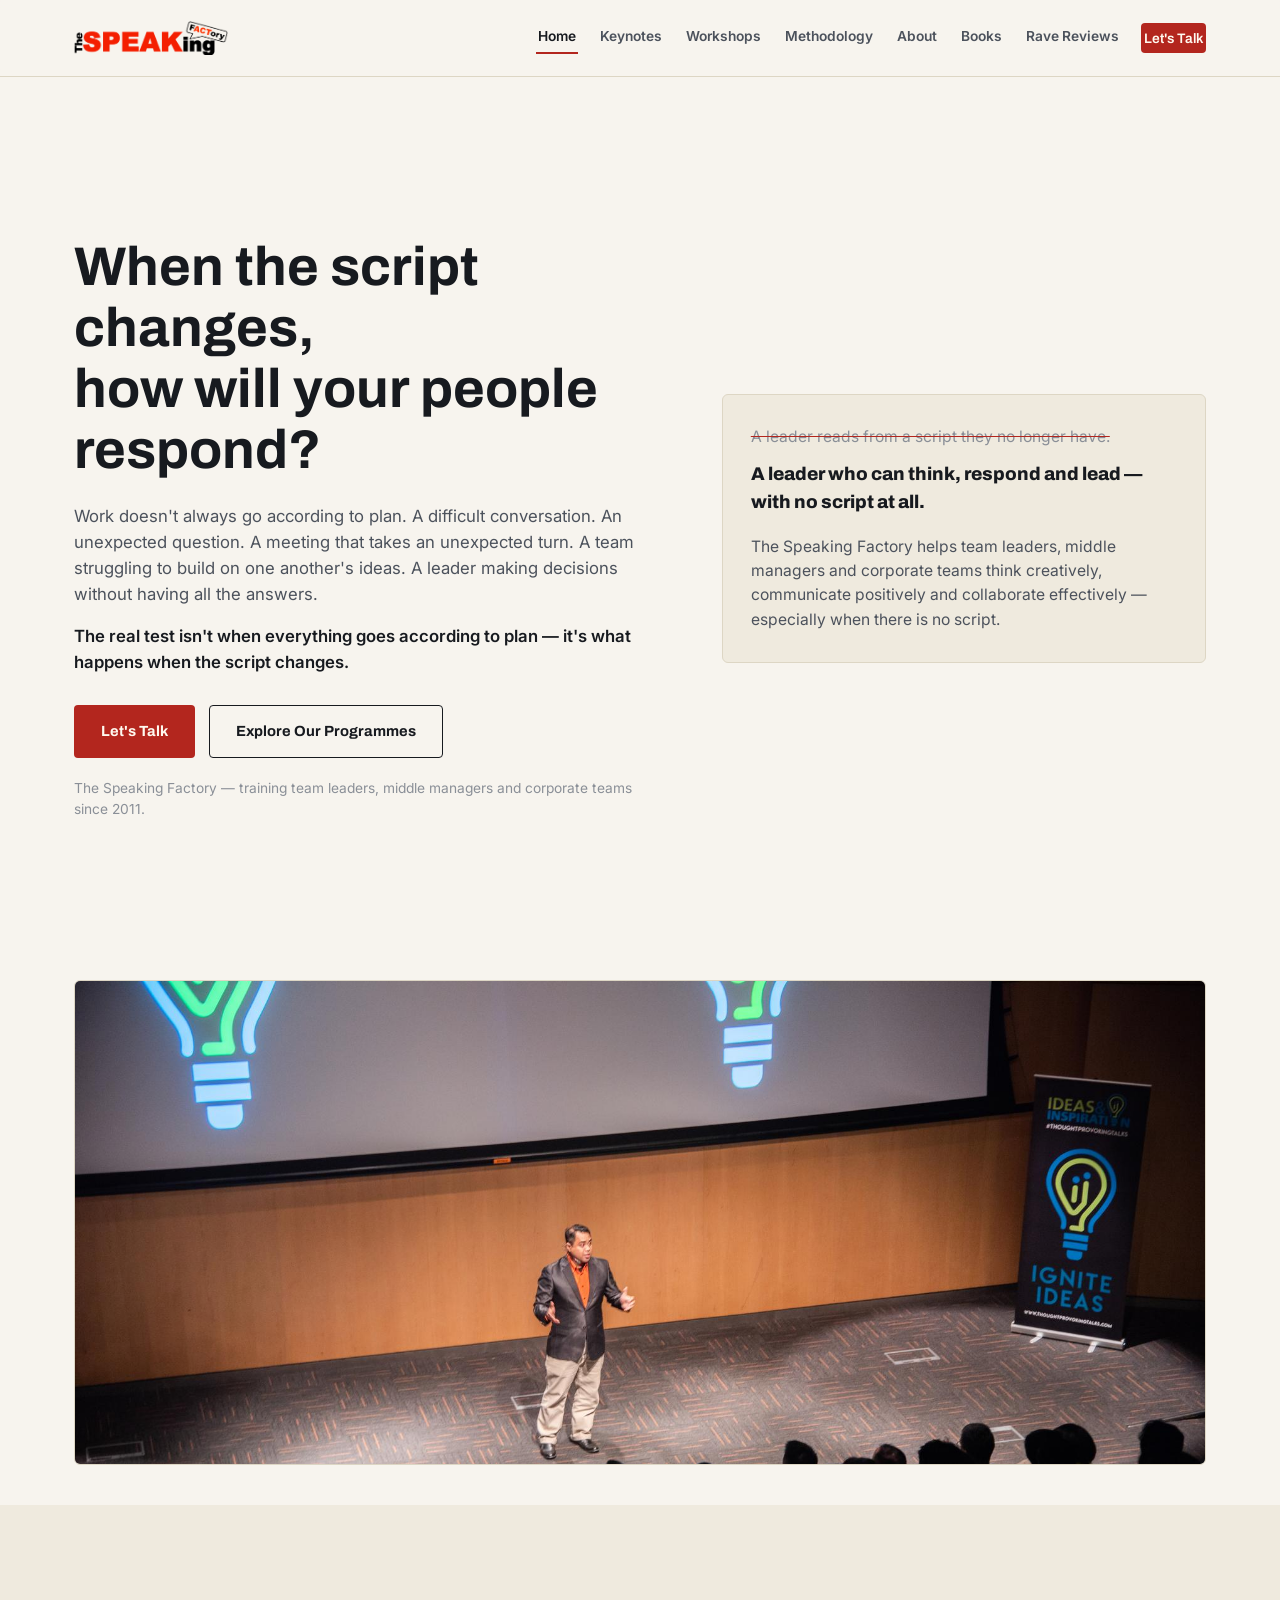
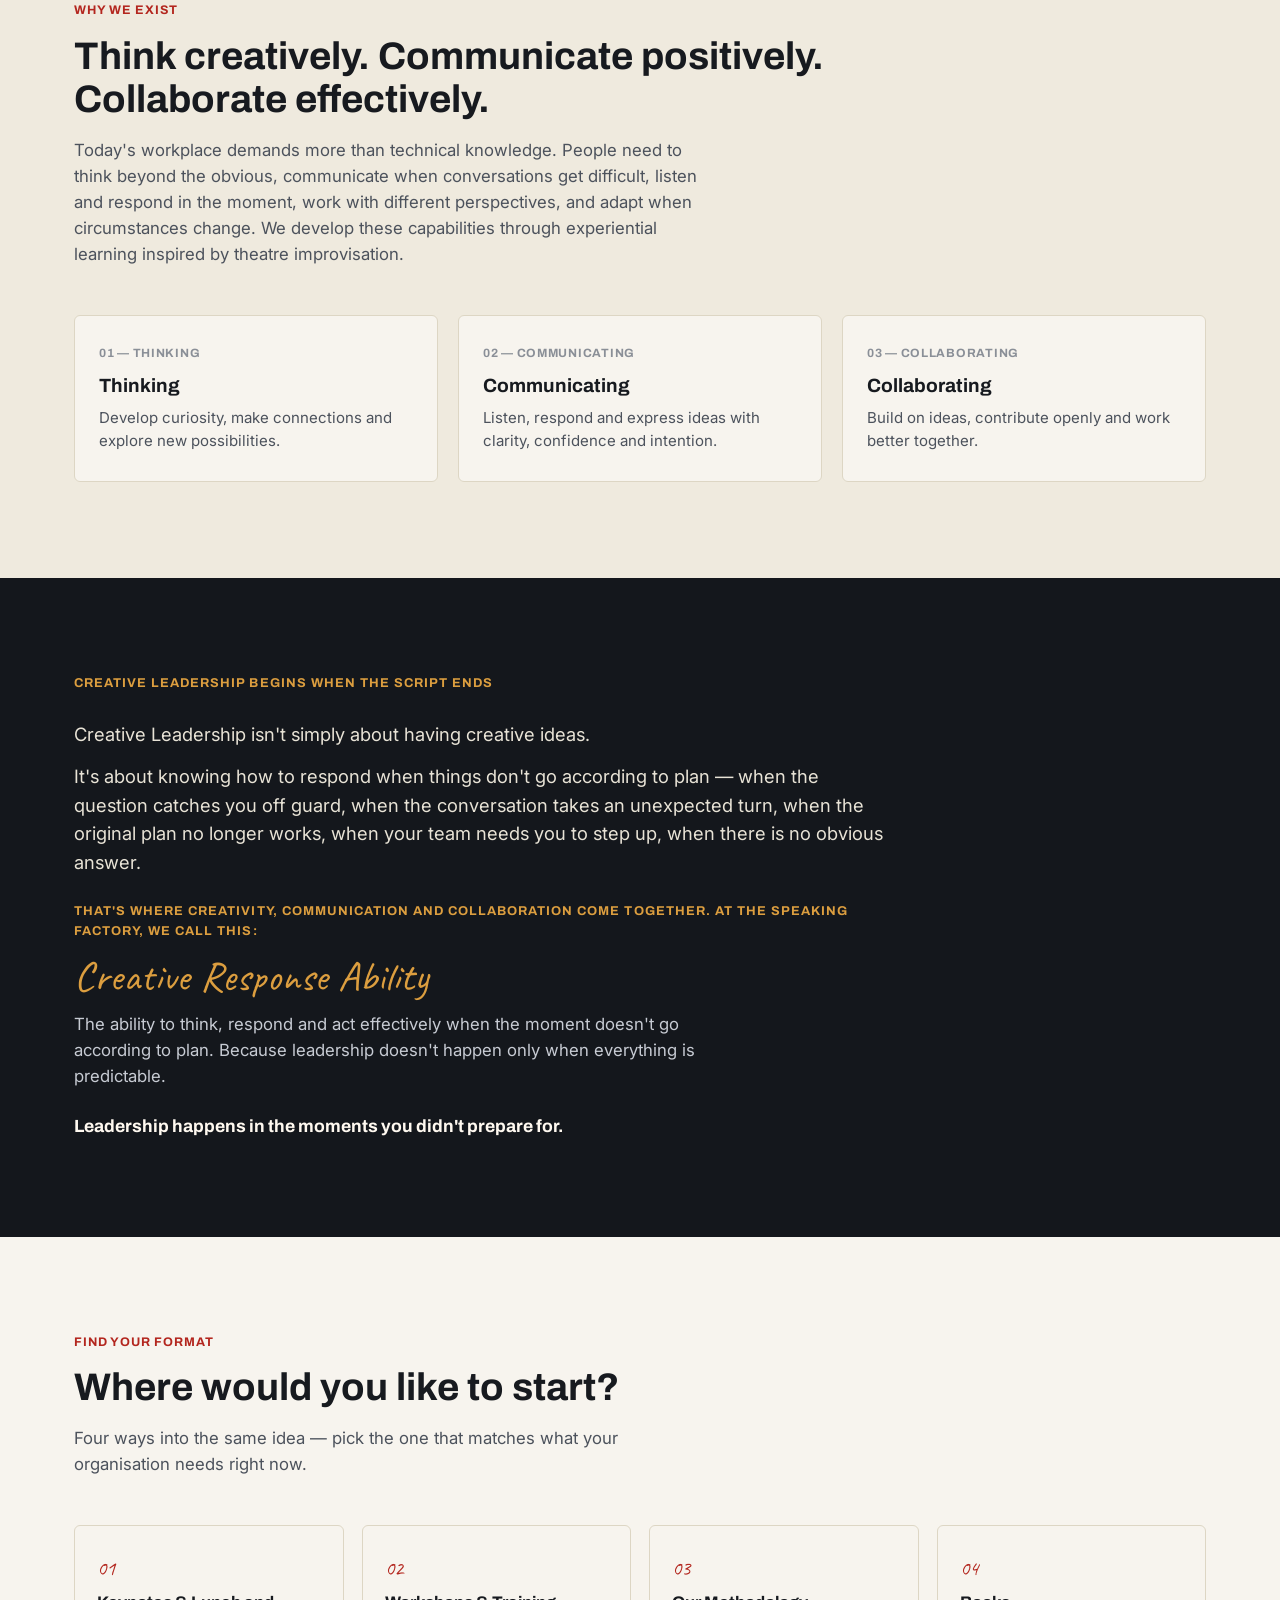
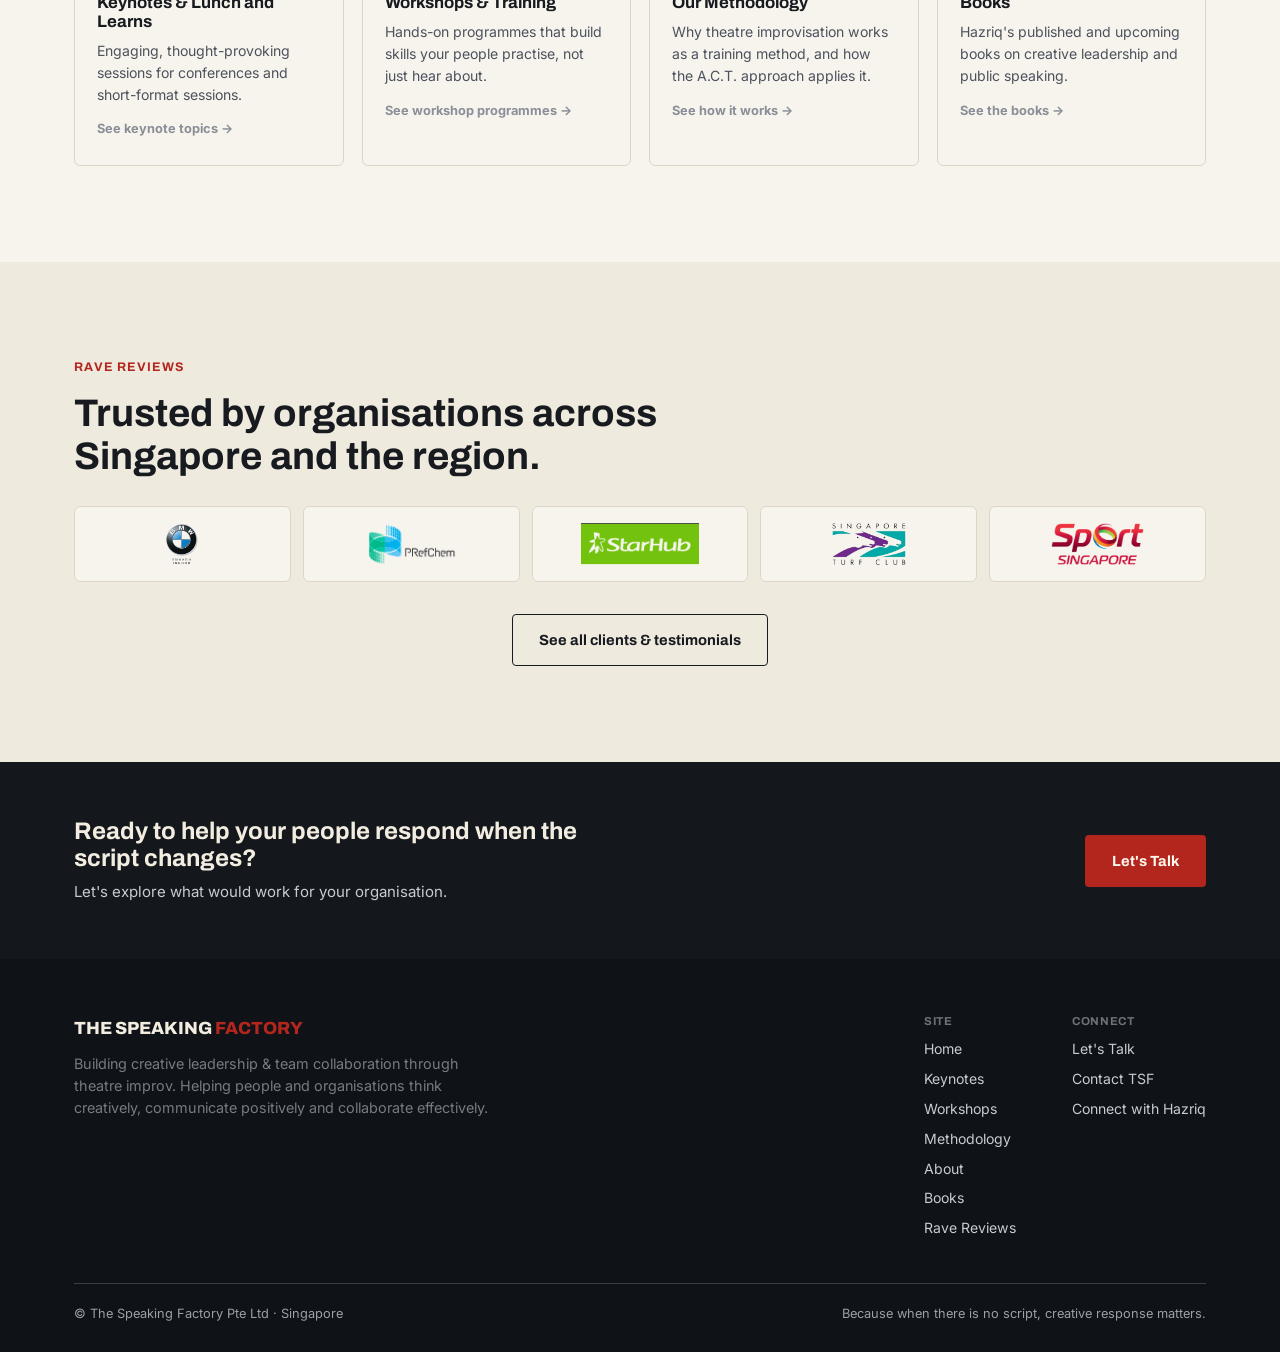
<file: index.html>
<!doctype html>
<html lang="en-SG">
<head>
<meta charset="UTF-8" />
<meta name="viewport" content="width=device-width, initial-scale=1.0" />
<title>The Speaking Factory — Creative Leadership, Communication &amp; Collaboration Training</title>
<meta name="description" content="Keynotes, workshops and training inspired by theatre improvisation — helping team leaders, middle managers and corporate teams think creatively, communicate positively and collaborate effectively, especially when there's no script." />
<link rel="canonical" href="https://thespeakingfactory.com/" />
<link rel="icon" href="data:image/svg+xml,<svg xmlns=%22http://www.w3.org/2000/svg%22 viewBox=%220 0 100 100%22><rect width=%22100%22 height=%22100%22 rx=%2218%22 fill=%22%23171a1f%22/><text x=%2250%22 y=%2266%22 font-size=%2258%22 font-family=%22Georgia,serif%22 fill=%22%23dc9e3f%22 text-anchor=%22middle%22>S</text></svg>" />
<link rel="preconnect" href="https://fonts.googleapis.com">
<link rel="preconnect" href="https://fonts.gstatic.com" crossorigin>
<link href="https://fonts.googleapis.com/css2?family=Archivo:wght@600;700;800&family=Caveat:wght@600;700&family=Inter:wght@400;500;600;700&display=swap" rel="stylesheet">
<link rel="stylesheet" href="css/style.css" />
<script type="application/ld+json">
{
  "@context": "https://schema.org",
  "@type": "ProfessionalService",
  "name": "The Speaking Factory",
  "url": "https://thespeakingfactory.com/",
  "description": "Corporate training firm specialising in creative leadership, public speaking and team collaboration through theatre-improvisation-based learning.",
  "founder": { "@type": "Person", "name": "Hazriq Idrus" },
  "areaServed": "Singapore and Southeast Asia",
  "email": "info@thespeakingfactory.com"
}
</script>
</head>
<body data-page="home">

<div data-include="partials/header.html"></div>

<main>

  <!-- HERO -->
  <section class="hero on-paper">
    <div class="wrap">
      <div>
        <h1>
          <span class="line">When the script changes,</span>
          <span class="line">how will your people respond?</span>
        </h1>
        <p class="lede">Work doesn't always go according to plan. A difficult conversation. An unexpected question. A meeting that takes an unexpected turn. A team struggling to build on one another's ideas. A leader making decisions without having all the answers.</p>
        <p class="lede" style="margin-top:16px; color:var(--ink); font-weight:600;">The real test isn't when everything goes according to plan — it's what happens when the script changes.</p>
        <div class="hero-cta-row">
          <a href="contact.html" class="btn btn-primary">Let's Talk</a>
          <a href="#explore" class="btn btn-ghost">Explore Our Programmes</a>
        </div>
        <p class="hero-note" style="margin-top:20px;">The Speaking Factory — training team leaders, middle managers and corporate teams since 2011.</p>
      </div>
      <div class="script-card">
        <p><span class="cut">A leader reads from a script they no longer have.</span></p>
        <p class="rewrite">A leader who can think, respond and lead — with no script at all.</p>
        <p style="margin-top:18px;">The Speaking Factory helps team leaders, middle managers and corporate teams think creatively, communicate positively and collaborate effectively — especially when there is no script.</p>
      </div>
    </div>
  </section>

  <!-- HERO PHOTO BAND -->
  <section class="hero-band on-paper" style="padding-top:0; padding-bottom:40px;">
    <div class="wrap">
      <div class="photo-frame photo-frame--wide">
        <img src="images/hero-ignite-ideas.jpg" alt="Hazriq Idrus speaking at Ideas &amp; Inspiration" />
      </div>
    </div>
  </section>

  <!-- WHY WE EXIST -->
  <section class="on-paper-soft" id="why-we-exist">
    <div class="wrap">
      <div class="section-head">
        <p class="eyebrow">WHY WE EXIST</p>
        <h2>Think creatively. Communicate positively. Collaborate effectively.</h2>
        <p class="lede">Today's workplace demands more than technical knowledge. People need to think beyond the obvious, communicate when conversations get difficult, listen and respond in the moment, work with different perspectives, and adapt when circumstances change. We develop these capabilities through experiential learning inspired by theatre improvisation.</p>
      </div>
      <div class="trio">
        <div class="trio-card">
          <span class="num">01 — THINKING</span>
          <h3>Thinking</h3>
          <p>Develop curiosity, make connections and explore new possibilities.</p>
        </div>
        <div class="trio-card">
          <span class="num">02 — COMMUNICATING</span>
          <h3>Communicating</h3>
          <p>Listen, respond and express ideas with clarity, confidence and intention.</p>
        </div>
        <div class="trio-card">
          <span class="num">03 — COLLABORATING</span>
          <h3>Collaborating</h3>
          <p>Build on ideas, contribute openly and work better together.</p>
        </div>
      </div>
    </div>
  </section>

  <!-- CREATIVE RESPONSE ABILITY -->
  <section class="on-stage">
    <div class="wrap">
      <div class="statement">
        <p class="eyebrow">CREATIVE LEADERSHIP BEGINS WHEN THE SCRIPT ENDS</p>
        <div class="build-lines">
          <p>Creative Leadership isn't simply about having creative ideas.</p>
          <p>It's about knowing how to respond when things don't go according to plan — when the question catches you off guard, when the conversation takes an unexpected turn, when the original plan no longer works, when your team needs you to step up, when there is no obvious answer.</p>
        </div>
        <p class="eyebrow" style="margin-top:26px;">THAT'S WHERE CREATIVITY, COMMUNICATION AND COLLABORATION COME TOGETHER. AT THE SPEAKING FACTORY, WE CALL THIS:</p>
        <p class="cra">Creative Response Ability</p>
        <p class="cra-def">The ability to think, respond and act effectively when the moment doesn't go according to plan. Because leadership doesn't happen only when everything is predictable.</p>
        <p class="payoff">Leadership happens in the moments you didn't prepare for.</p>
      </div>
    </div>
  </section>

  <!-- EXPLORE -->
  <section class="on-paper" id="explore">
    <div class="wrap">
      <div class="section-head">
        <p class="eyebrow">FIND YOUR FORMAT</p>
        <h2>Where would you like to start?</h2>
        <p class="lede">Four ways into the same idea — pick the one that matches what your organisation needs right now.</p>
      </div>
      <div class="explore-grid">
        <a href="keynotes.html" class="explore-card">
          <span class="num">01</span>
          <h3>Keynotes &amp; Lunch and Learns</h3>
          <p>Engaging, thought-provoking sessions for conferences and short-format sessions.</p>
          <span class="go">See keynote topics →</span>
        </a>
        <a href="workshops.html" class="explore-card">
          <span class="num">02</span>
          <h3>Workshops &amp; Training</h3>
          <p>Hands-on programmes that build skills your people practise, not just hear about.</p>
          <span class="go">See workshop programmes →</span>
        </a>
        <a href="methodology.html" class="explore-card">
          <span class="num">03</span>
          <h3>Our Methodology</h3>
          <p>Why theatre improvisation works as a training method, and how the A.C.T. approach applies it.</p>
          <span class="go">See how it works →</span>
        </a>
        <a href="books.html" class="explore-card">
          <span class="num">04</span>
          <h3>Books</h3>
          <p>Hazriq's published and upcoming books on creative leadership and public speaking.</p>
          <span class="go">See the books →</span>
        </a>
      </div>
    </div>
  </section>

  <!-- TRUST STRIP -->
  <section class="on-paper-soft">
    <div class="wrap">
      <div class="section-head" style="margin-bottom:28px;">
        <p class="eyebrow">RAVE REVIEWS</p>
        <h2>Trusted by organisations across Singapore and the region.</h2>
      </div>
      <div class="logo-row" style="grid-template-columns:repeat(5,1fr);">
        <div class="logo-tile"><img src="images/client-bmw.png" alt="BMW Asia" /></div>
        <div class="logo-tile"><img src="images/client-prefchem.png" alt="PRefChem" /></div>
        <div class="logo-tile"><img src="images/client-starhub.png" alt="StarHub" /></div>
        <div class="logo-tile"><img src="images/client-turfclub.png" alt="Singapore Turf Club" /></div>
        <div class="logo-tile"><img src="images/client-sportsg.png" alt="Sport Singapore" /></div>
      </div>
      <div class="cta-row-center" style="margin-top:32px;">
        <a href="rave-reviews.html" class="btn btn-ghost">See all clients &amp; testimonials</a>
      </div>
    </div>
  </section>

</main>

<section class="cta-band">
  <div class="wrap">
    <div>
      <h2>Ready to help your people respond when the script changes?</h2>
      <p>Let's explore what would work for your organisation.</p>
    </div>
    <a href="contact.html" class="btn btn-primary">Let's Talk</a>
  </div>
</section>

<div data-include="partials/footer.html"></div>

<script src="js/main.js"></script>
</body>
</html>
</file>
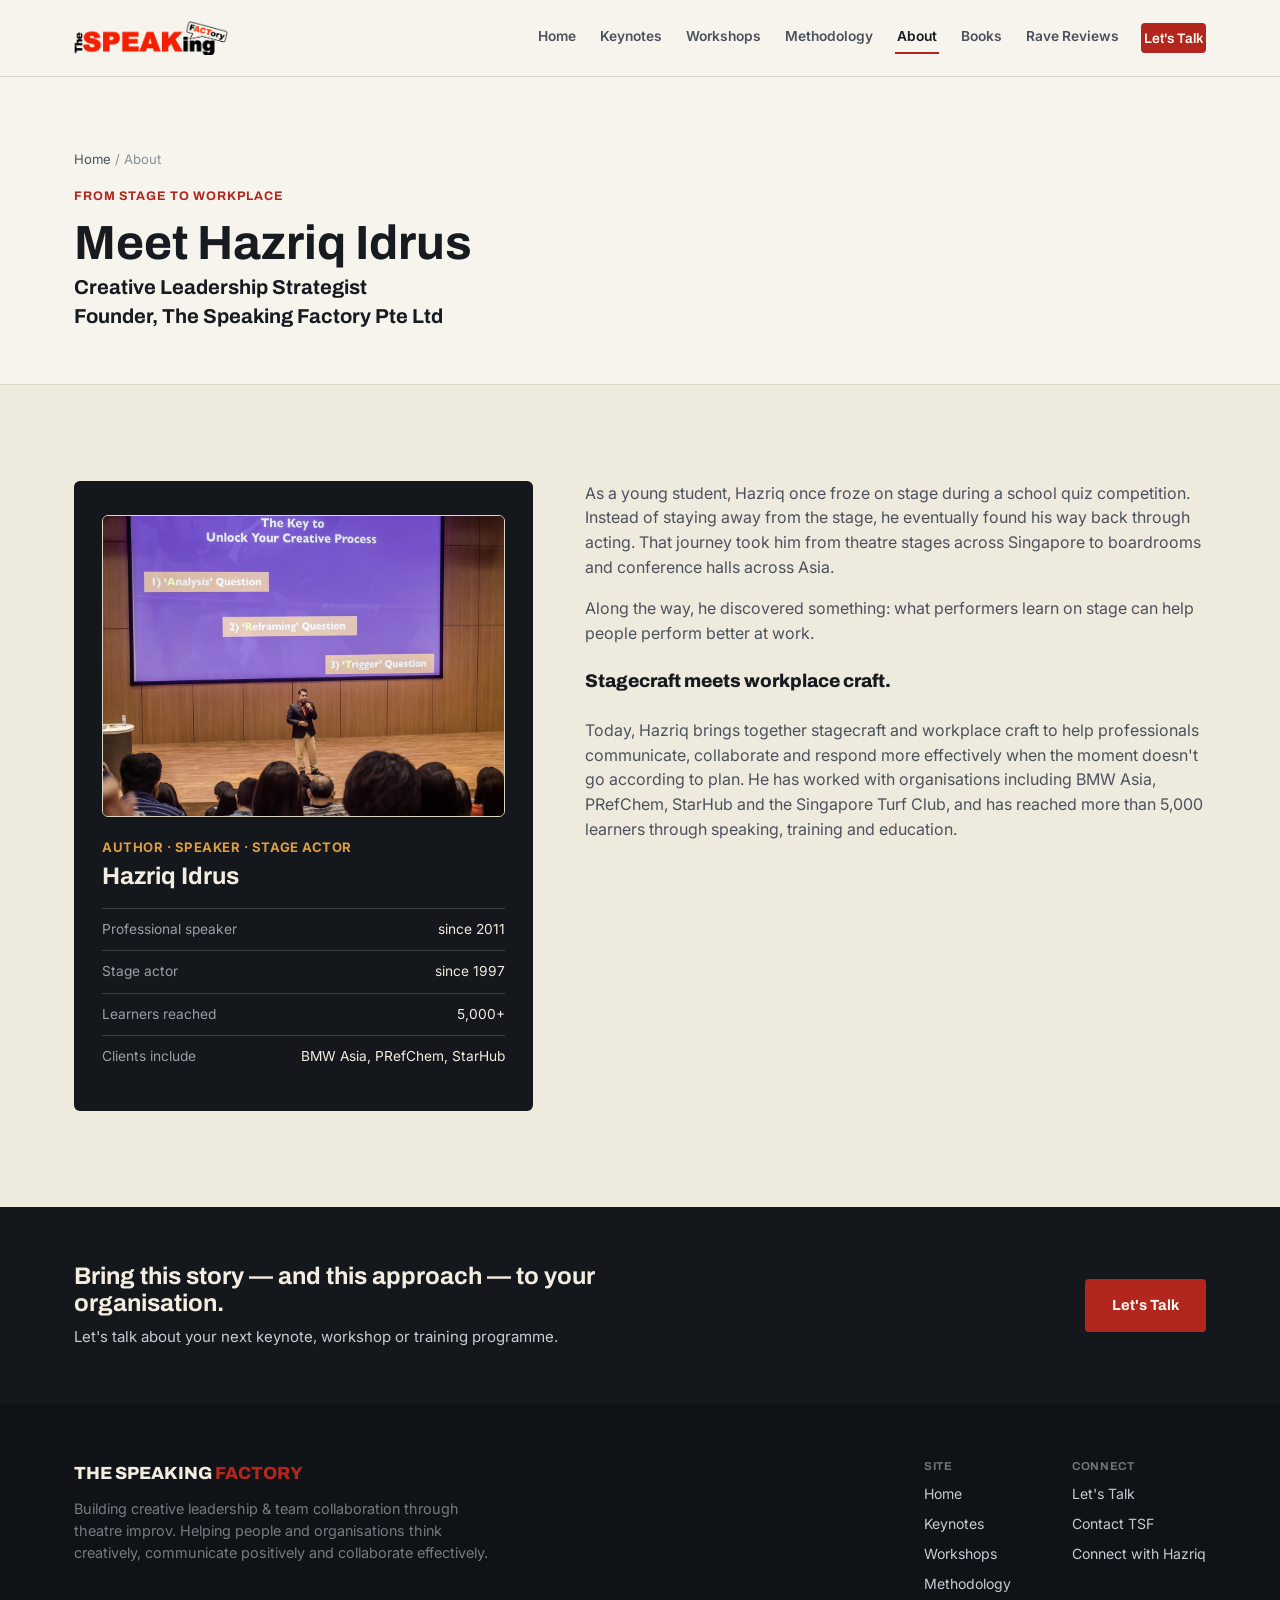
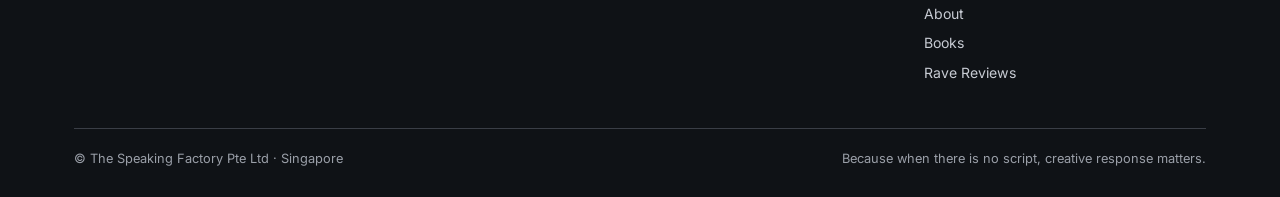
<file: about.html>
<!doctype html>
<html lang="en-SG">
<head>
<meta charset="UTF-8" />
<meta name="viewport" content="width=device-width, initial-scale=1.0" />
<title>About Hazriq Idrus | Creative Leadership Strategist &amp; Stage Actor</title>
<meta name="description" content="Hazriq Idrus is a Singapore-based professional speaker, corporate trainer, author and stage actor, and founder of The Speaking Factory Pte Ltd." />
<link rel="canonical" href="https://thespeakingfactory.com/about.html" />
<link rel="icon" href="data:image/svg+xml,<svg xmlns=%22http://www.w3.org/2000/svg%22 viewBox=%220 0 100 100%22><rect width=%22100%22 height=%22100%22 rx=%2218%22 fill=%22%23171a1f%22/><text x=%2250%22 y=%2266%22 font-size=%2258%22 font-family=%22Georgia,serif%22 fill=%22%23dc9e3f%22 text-anchor=%22middle%22>S</text></svg>" />
<link rel="preconnect" href="https://fonts.googleapis.com">
<link rel="preconnect" href="https://fonts.gstatic.com" crossorigin>
<link href="https://fonts.googleapis.com/css2?family=Archivo:wght@600;700;800&family=Caveat:wght@600;700&family=Inter:wght@400;500;600;700&display=swap" rel="stylesheet">
<link rel="stylesheet" href="css/style.css" />
<script type="application/ld+json">
{
  "@context": "https://schema.org",
  "@type": "Person",
  "name": "Hazriq Idrus",
  "jobTitle": "Creative Leadership Strategist, Founder of The Speaking Factory",
  "url": "https://thespeakingfactory.com/about.html",
  "worksFor": { "@type": "Organization", "name": "The Speaking Factory Pte Ltd" },
  "sameAs": ["https://linktr.ee/hazriqidrus"]
}
</script>
</head>
<body data-page="about">

<div data-include="partials/header.html"></div>

<main>

  <section class="page-hero on-paper">
    <div class="wrap">
      <p class="breadcrumb"><a href="index.html">Home</a> / About</p>
      <p class="eyebrow">FROM STAGE TO WORKPLACE</p>
      <h1><span class="line">Meet Hazriq Idrus</span><span class="line line--sub">Creative Leadership Strategist</span><span class="line line--sub">Founder, The Speaking Factory Pte Ltd</span></h1>
    </div>
  </section>

  <section class="on-paper-soft">
    <div class="wrap">
      <div class="bio">
        <div class="bio-card">
          <div class="photo-frame photo-frame--tall" style="margin-bottom:20px;">
            <img src="images/bio-world-success-summit.jpg" alt="Hazriq Idrus speaking at the World Success Summit" />
          </div>
          <p class="role">AUTHOR &middot; SPEAKER &middot; STAGE ACTOR</p>
          <h3>Hazriq Idrus</h3>
          <div class="fact"><span>Professional speaker</span><span>since 2011</span></div>
          <div class="fact"><span>Stage actor</span><span>since 1997</span></div>
          <div class="fact"><span>Learners reached</span><span>5,000+</span></div>
          <div class="fact"><span>Clients include</span><span>BMW Asia, PRefChem, StarHub</span></div>
        </div>
        <div class="bio-body">
          <p>As a young student, Hazriq once froze on stage during a school quiz competition. Instead of staying away from the stage, he eventually found his way back through acting. That journey took him from theatre stages across Singapore to boardrooms and conference halls across Asia.</p>
          <p>Along the way, he discovered something: what performers learn on stage can help people perform better at work.</p>
          <p class="callout">Stagecraft meets workplace craft.</p>
          <p>Today, Hazriq brings together stagecraft and workplace craft to help professionals communicate, collaborate and respond more effectively when the moment doesn't go according to plan. He has worked with organisations including BMW Asia, PRefChem, StarHub and the Singapore Turf Club, and has reached more than 5,000 learners through speaking, training and education.</p>
        </div>
      </div>
    </div>
  </section>

</main>

<section class="cta-band">
  <div class="wrap">
    <div>
      <h2>Bring this story — and this approach — to your organisation.</h2>
      <p>Let's talk about your next keynote, workshop or training programme.</p>
    </div>
    <a href="contact.html" class="btn btn-primary">Let's Talk</a>
  </div>
</section>

<div data-include="partials/footer.html"></div>

<script src="js/main.js"></script>
</body>
</html>
</file>
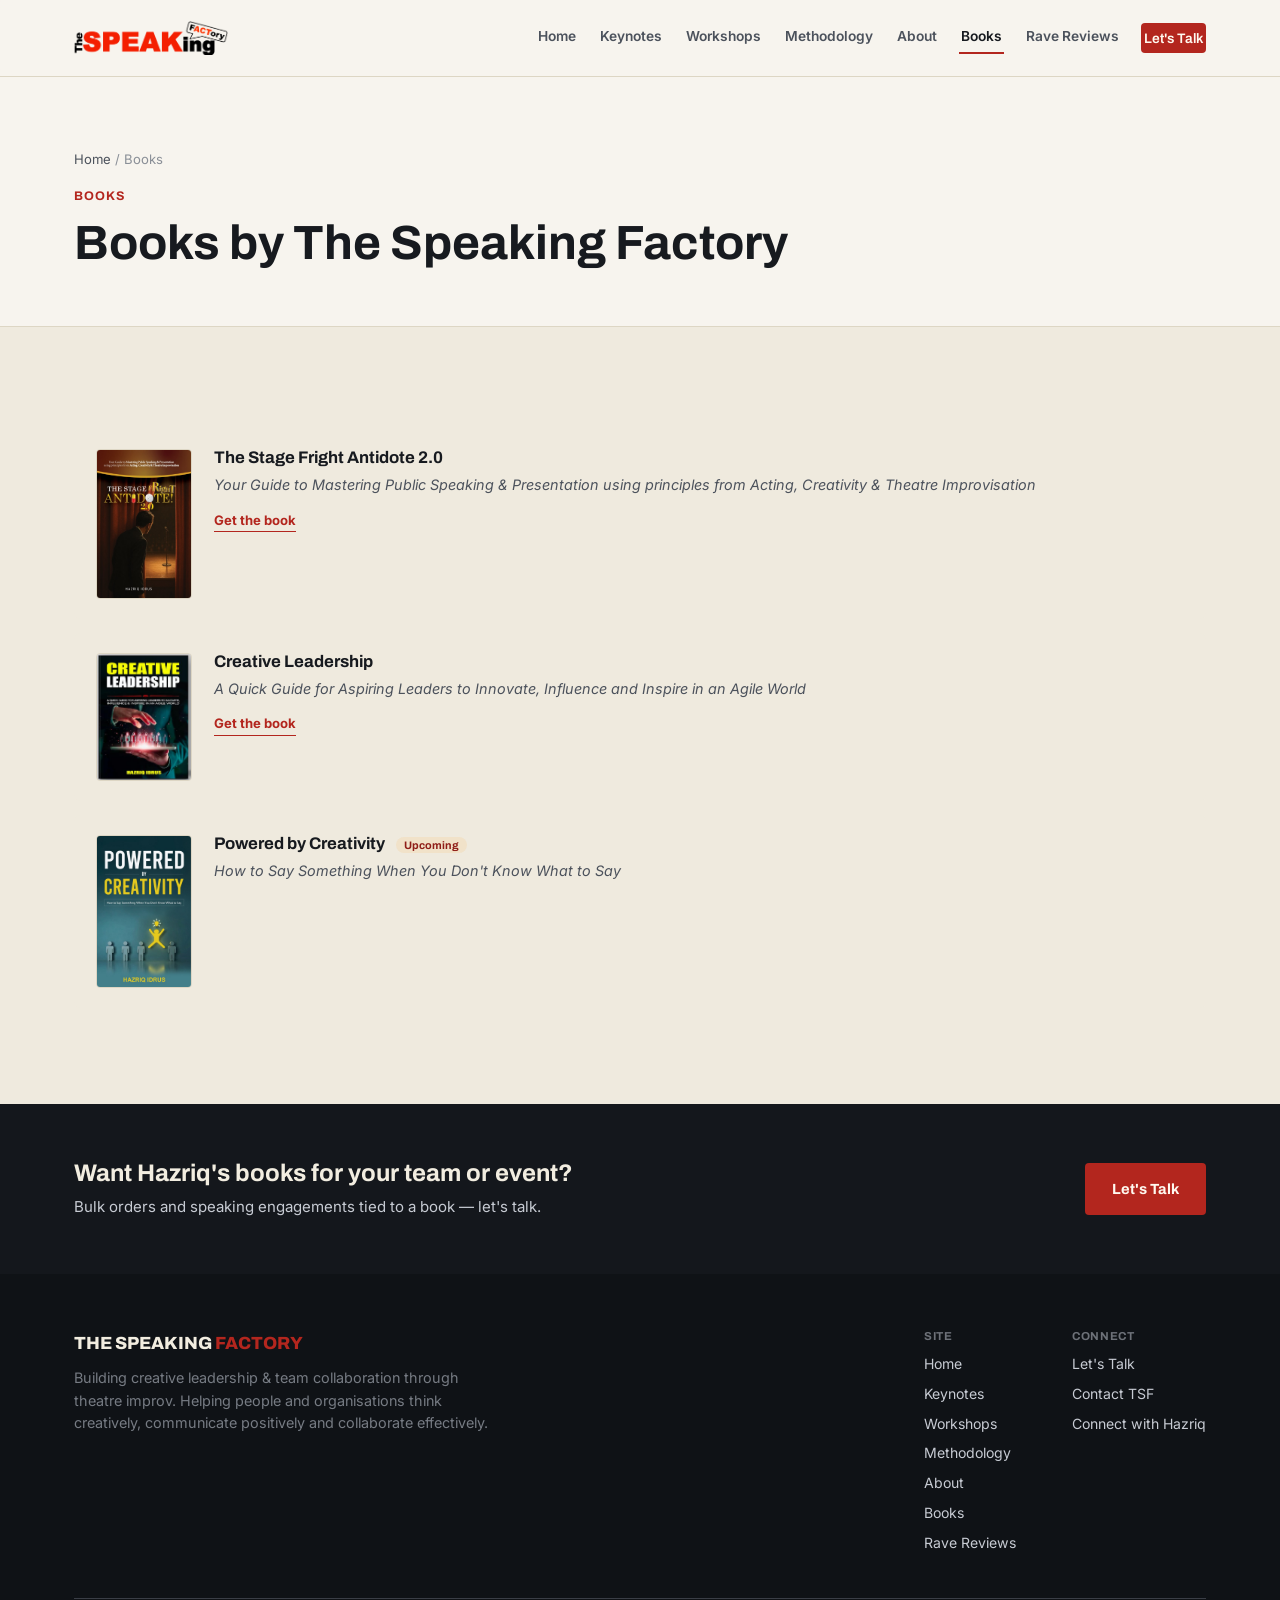
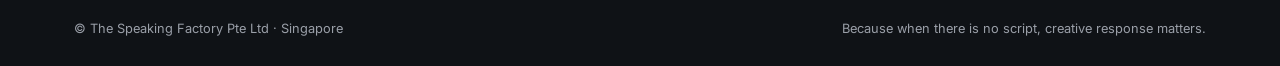
<file: books.html>
<!doctype html>
<html lang="en-SG">
<head>
<meta charset="UTF-8" />
<meta name="viewport" content="width=device-width, initial-scale=1.0" />
<title>Books by The Speaking Factory | Hazriq Idrus</title>
<meta name="description" content="Books by Hazriq Idrus: The Stage Fright Antidote 2.0, Creative Leadership, and the upcoming Powered by Creativity — how to say something when you don't know what to say." />
<link rel="canonical" href="https://thespeakingfactory.com/books.html" />
<link rel="icon" href="data:image/svg+xml,<svg xmlns=%22http://www.w3.org/2000/svg%22 viewBox=%220 0 100 100%22><rect width=%22100%22 height=%22100%22 rx=%2218%22 fill=%22%23171a1f%22/><text x=%2250%22 y=%2266%22 font-size=%2258%22 font-family=%22Georgia,serif%22 fill=%22%23dc9e3f%22 text-anchor=%22middle%22>S</text></svg>" />
<link rel="preconnect" href="https://fonts.googleapis.com">
<link rel="preconnect" href="https://fonts.gstatic.com" crossorigin>
<link href="https://fonts.googleapis.com/css2?family=Archivo:wght@600;700;800&family=Caveat:wght@600;700&family=Inter:wght@400;500;600;700&display=swap" rel="stylesheet">
<link rel="stylesheet" href="css/style.css" />
</head>
<body data-page="books">

<div data-include="partials/header.html"></div>

<main>

  <section class="page-hero on-paper">
    <div class="wrap">
      <p class="breadcrumb"><a href="index.html">Home</a> / Books</p>
      <p class="eyebrow">BOOKS</p>
      <h1>Books by The Speaking Factory</h1>
    </div>
  </section>

  <section class="on-paper-soft">
    <div class="wrap">
      <div class="books">
        <div class="book-line">
          <div class="book-cover">
            <img src="images/book-stage-fright-antidote.jpg" alt="The Stage Fright Antidote 2.0 book cover" />
          </div>
          <div>
            <h5>The Stage Fright Antidote 2.0</h5>
            <p>Your Guide to Mastering Public Speaking &amp; Presentation using principles from Acting, Creativity &amp; Theatre Improvisation</p>
            <a href="https://www.amazon.sg/STAGE-FRIGHT-ANTIDOTE-2-0-Improvisation/dp/9819428106/ref=sr_1_1?crid=26EJ6ICEY9OH6&dib=eyJ2IjoiMSJ9.XWVBZVHbhpr41yCPvZ2rR58S-kvp0Y_WKgz-yWfq4_8.VF3cCYJ_fhIxgKT9o833VQQeQHslDcC_Rc-v0ttwGYY&dib_tag=se&keywords=hazriq&qid=1790002289&sprefix=hazriq+%2Caps%2C292&sr=8-1" target="_blank" rel="noopener" class="get-book">Get the book</a>
          </div>
        </div>
        <div class="book-line">
          <div class="book-cover">
            <img src="images/book-creative-leadership.jpg" alt="Creative Leadership book cover" />
          </div>
          <div>
            <h5>Creative Leadership</h5>
            <p>A Quick Guide for Aspiring Leaders to Innovate, Influence and Inspire in an Agile World</p>
            <a href="https://www.amazon.sg/CREATIVE-LEADERSHIP-Aspiring-Innovate-Influence/dp/9811130426/ref=sr_1_2?crid=26EJ6ICEY9OH6&dib=eyJ2IjoiMSJ9.XWVBZVHbhpr41yCPvZ2rR58S-kvp0Y_WKgz-yWfq4_8.VF3cCYJ_fhIxgKT9o833VQQeQHslDcC_Rc-v0ttwGYY&dib_tag=se&keywords=hazriq&qid=1790002333&sprefix=hazriq+%2Caps%2C292&sr=8-2" target="_blank" rel="noopener" class="get-book">Get the book</a>
          </div>
        </div>
        <div class="book-line">
          <div class="book-cover">
            <img src="images/book-powered-by-creativity.jpg" alt="Powered by Creativity book cover" />
          </div>
          <div>
            <h5>Powered by Creativity <span class="upcoming-tag">Upcoming</span></h5>
            <p>How to Say Something When You Don't Know What to Say</p>
          </div>
        </div>
      </div>
    </div>
  </section>

</main>

<section class="cta-band">
  <div class="wrap">
    <div>
      <h2>Want Hazriq's books for your team or event?</h2>
      <p>Bulk orders and speaking engagements tied to a book — let's talk.</p>
    </div>
    <a href="contact.html" class="btn btn-primary">Let's Talk</a>
  </div>
</section>

<div data-include="partials/footer.html"></div>

<script src="js/main.js"></script>
</body>
</html>
</file>
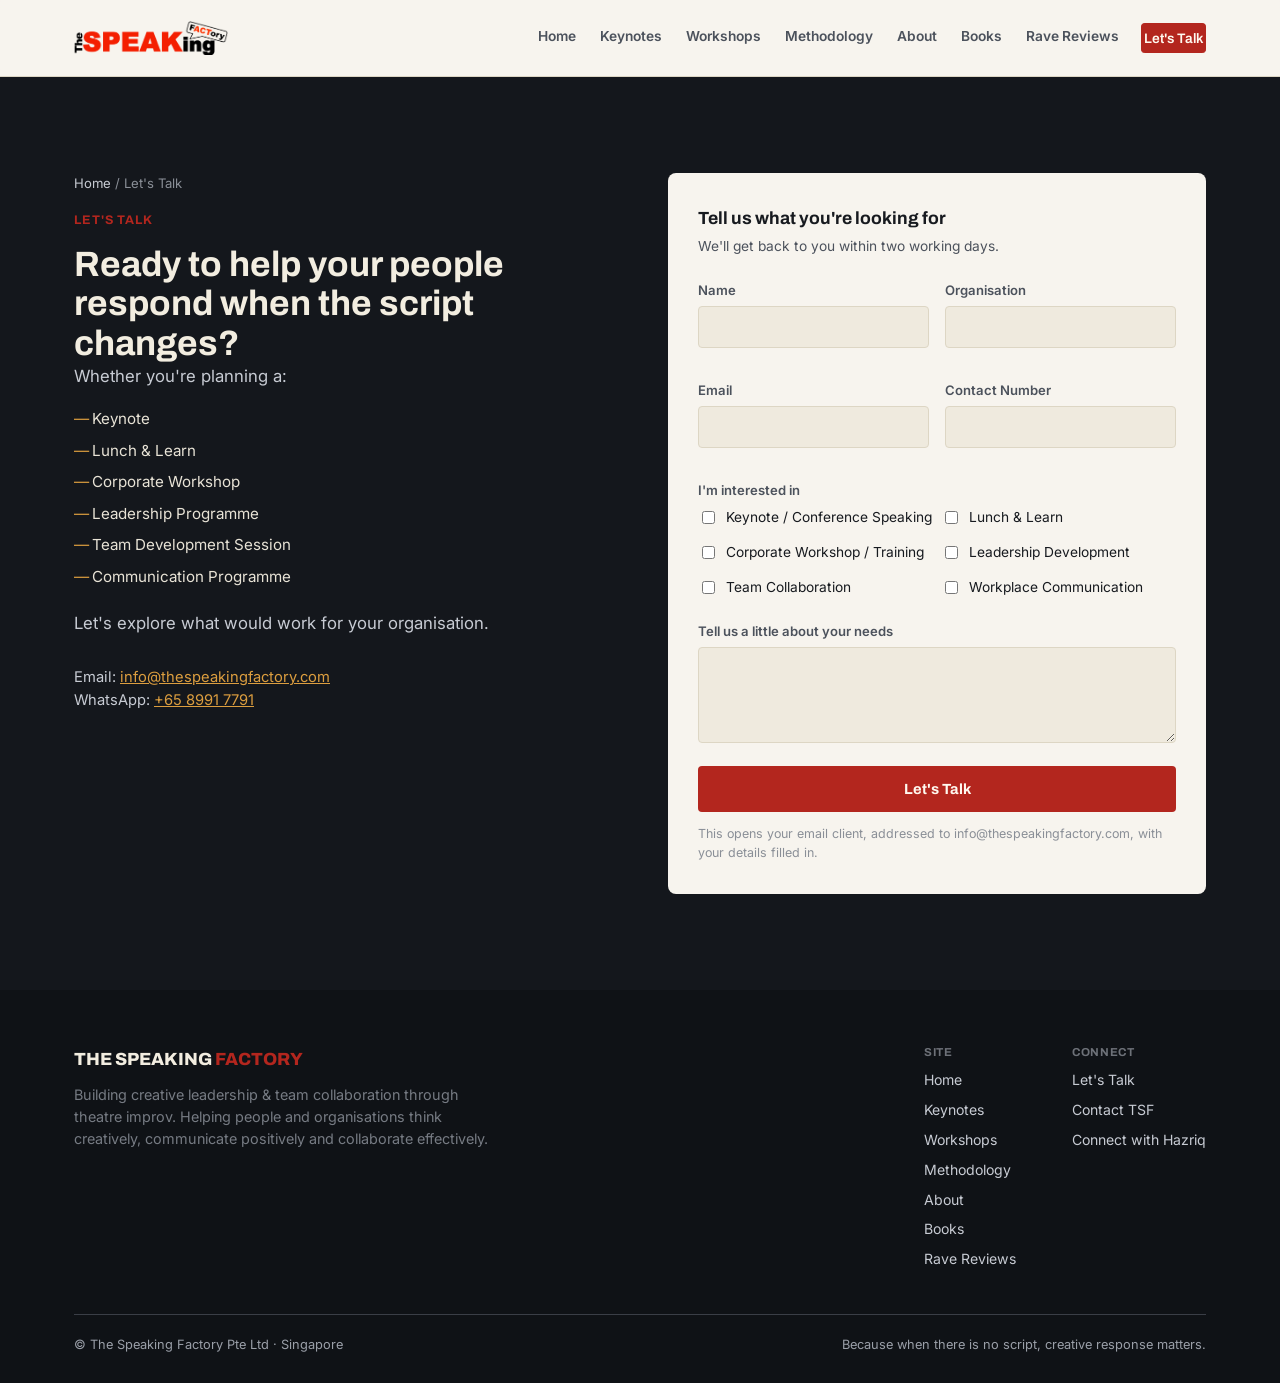
<file: contact.html>
<!doctype html>
<html lang="en-SG">
<head>
<meta charset="UTF-8" />
<meta name="viewport" content="width=device-width, initial-scale=1.0" />
<title>Let's Talk | The Speaking Factory</title>
<meta name="description" content="Book a keynote, lunch &amp; learn, workshop or training programme with The Speaking Factory. We'll get back to you within two working days." />
<link rel="canonical" href="https://thespeakingfactory.com/contact.html" />
<link rel="icon" href="data:image/svg+xml,<svg xmlns=%22http://www.w3.org/2000/svg%22 viewBox=%220 0 100 100%22><rect width=%22100%22 height=%22100%22 rx=%2218%22 fill=%22%23171a1f%22/><text x=%2250%22 y=%2266%22 font-size=%2258%22 font-family=%22Georgia,serif%22 fill=%22%23dc9e3f%22 text-anchor=%22middle%22>S</text></svg>" />
<link rel="preconnect" href="https://fonts.googleapis.com">
<link rel="preconnect" href="https://fonts.gstatic.com" crossorigin>
<link href="https://fonts.googleapis.com/css2?family=Archivo:wght@600;700;800&family=Caveat:wght@600;700&family=Inter:wght@400;500;600;700&display=swap" rel="stylesheet">
<link rel="stylesheet" href="css/style.css" />
</head>
<body data-page="contact">

<div data-include="partials/header.html"></div>

<main>

  <!-- FINAL CTA + FORM -->
  <section class="final">
    <div class="wrap">
      <div>
        <p class="breadcrumb" style="color:#8a8f97;"><a href="index.html" style="color:#c7cbd3;">Home</a> / Let's Talk</p>
        <p class="eyebrow">LET'S TALK</p>
        <h2>Ready to help your people respond when the script changes?</h2>
        <p class="lede" style="color:#c7cbd3;">Whether you're planning a:</p>
        <ul class="formats">
          <li>Keynote</li>
          <li>Lunch &amp; Learn</li>
          <li>Corporate Workshop</li>
          <li>Leadership Programme</li>
          <li>Team Development Session</li>
          <li>Communication Programme</li>
        </ul>
        <p class="lede" style="margin-top:22px; color:#c7cbd3;">Let's explore what would work for your organisation.</p>
        <p style="margin-top:30px; font-size:0.92rem; color:#c7cbd3;">
          Email: <a href="mailto:info@thespeakingfactory.com" style="color:var(--gold); text-decoration:underline;">info@thespeakingfactory.com</a><br />
          WhatsApp: <a href="https://wa.me/6589917791" target="_blank" rel="noopener" style="color:var(--gold); text-decoration:underline;">+65 8991 7791</a>
        </p>
      </div>

      <form class="enquiry" id="enquiryForm">
        <p class="subhead" style="margin-bottom:4px;">Tell us what you're looking for</p>
        <p class="subhead-note" style="margin-bottom:22px;">We'll get back to you within two working days.</p>

        <div class="row">
          <div class="field">
            <label for="name">Name</label>
            <input type="text" id="name" name="name" required />
          </div>
          <div class="field">
            <label for="org">Organisation</label>
            <input type="text" id="org" name="org" required />
          </div>
        </div>
        <div class="row">
          <div class="field">
            <label for="email">Email</label>
            <input type="email" id="email" name="email" required />
          </div>
          <div class="field">
            <label for="phone">Contact Number</label>
            <input type="tel" id="phone" name="phone" />
          </div>
        </div>

        <div class="field">
          <label>I'm interested in</label>
          <div class="checks">
            <label><input type="checkbox" name="interest" value="Keynote / Conference Speaking" /> Keynote / Conference Speaking</label>
            <label><input type="checkbox" name="interest" value="Lunch & Learn" /> Lunch &amp; Learn</label>
            <label><input type="checkbox" name="interest" value="Corporate Workshop / Training" /> Corporate Workshop / Training</label>
            <label><input type="checkbox" name="interest" value="Leadership Development" /> Leadership Development</label>
            <label><input type="checkbox" name="interest" value="Team Collaboration" /> Team Collaboration</label>
            <label><input type="checkbox" name="interest" value="Workplace Communication" /> Workplace Communication</label>
          </div>
        </div>

        <div class="field">
          <label for="message">Tell us a little about your needs</label>
          <textarea id="message" name="message" rows="4"></textarea>
        </div>

        <button type="submit" class="btn btn-primary">Let's Talk</button>
        <p class="form-note">This opens your email client, addressed to info@thespeakingfactory.com, with your details filled in.</p>
      </form>
    </div>
  </section>

</main>

<div data-include="partials/footer.html"></div>

<script src="js/main.js"></script>
</body>
</html>
</file>
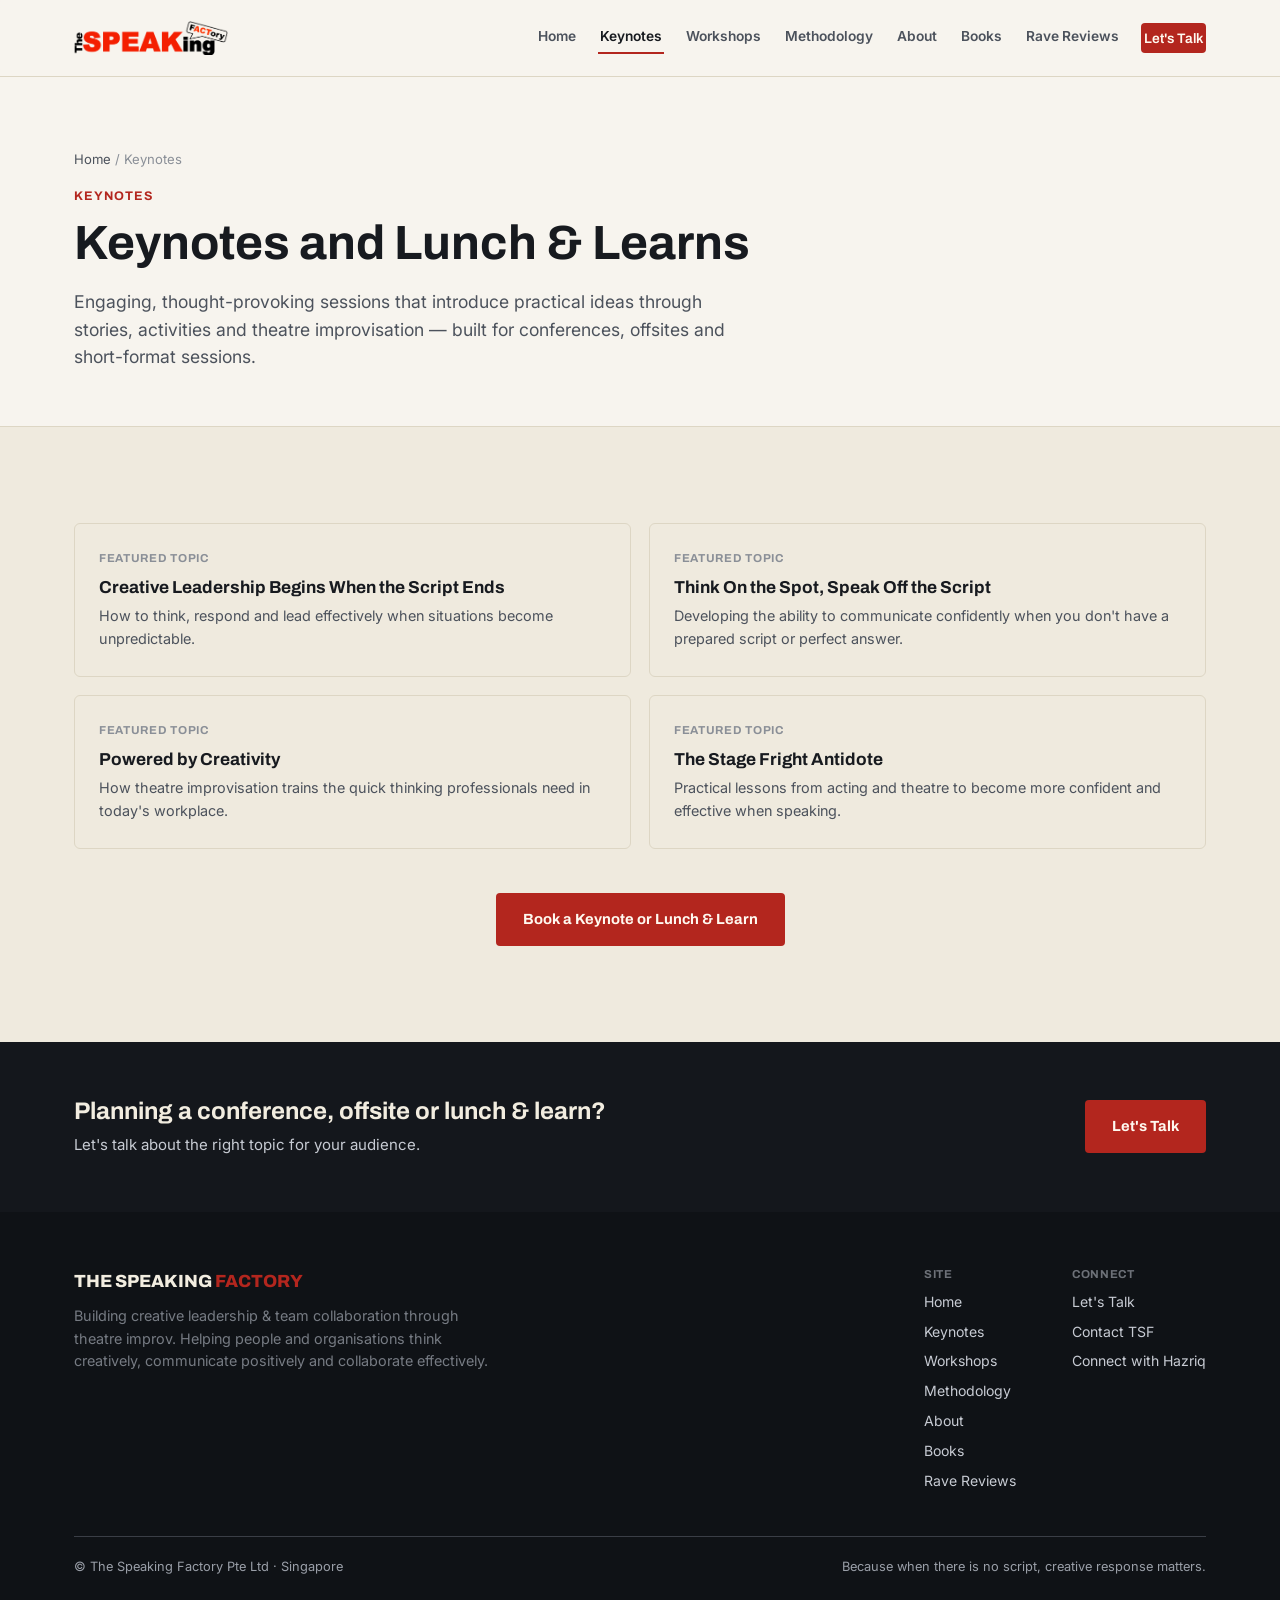
<file: keynotes.html>
<!doctype html>
<html lang="en-SG">
<head>
<meta charset="UTF-8" />
<meta name="viewport" content="width=device-width, initial-scale=1.0" />
<title>Keynote Speaker &amp; Lunch and Learns | The Speaking Factory</title>
<meta name="description" content="Engaging, thought-provoking keynotes and lunch &amp; learn sessions on creative leadership and thinking on your feet — delivered by stage actor and speaker Hazriq Idrus." />
<link rel="canonical" href="https://thespeakingfactory.com/keynotes.html" />
<link rel="icon" href="data:image/svg+xml,<svg xmlns=%22http://www.w3.org/2000/svg%22 viewBox=%220 0 100 100%22><rect width=%22100%22 height=%22100%22 rx=%2218%22 fill=%22%23171a1f%22/><text x=%2250%22 y=%2266%22 font-size=%2258%22 font-family=%22Georgia,serif%22 fill=%22%23dc9e3f%22 text-anchor=%22middle%22>S</text></svg>" />
<link rel="preconnect" href="https://fonts.googleapis.com">
<link rel="preconnect" href="https://fonts.gstatic.com" crossorigin>
<link href="https://fonts.googleapis.com/css2?family=Archivo:wght@600;700;800&family=Caveat:wght@600;700&family=Inter:wght@400;500;600;700&display=swap" rel="stylesheet">
<link rel="stylesheet" href="css/style.css" />
</head>
<body data-page="keynotes">

<div data-include="partials/header.html"></div>

<main>

  <section class="page-hero on-paper">
    <div class="wrap">
      <p class="breadcrumb"><a href="index.html">Home</a> / Keynotes</p>
      <p class="eyebrow">KEYNOTES</p>
      <h1>Keynotes and Lunch &amp; Learns</h1>
      <p class="lede">Engaging, thought-provoking sessions that introduce practical ideas through stories, activities and theatre improvisation — built for conferences, offsites and short-format sessions.</p>
    </div>
  </section>

  <section class="on-paper-soft">
    <div class="wrap">
      <div class="topic-grid">
        <div class="topic-card">
          <span class="scene">FEATURED TOPIC</span>
          <h4>Creative Leadership Begins When the Script Ends</h4>
          <p>How to think, respond and lead effectively when situations become unpredictable.</p>
        </div>
        <div class="topic-card">
          <span class="scene">FEATURED TOPIC</span>
          <h4>Think On the Spot, Speak Off the Script</h4>
          <p>Developing the ability to communicate confidently when you don't have a prepared script or perfect answer.</p>
        </div>
        <div class="topic-card">
          <span class="scene">FEATURED TOPIC</span>
          <h4>Powered by Creativity</h4>
          <p>How theatre improvisation trains the quick thinking professionals need in today's workplace.</p>
        </div>
        <div class="topic-card">
          <span class="scene">FEATURED TOPIC</span>
          <h4>The Stage Fright Antidote</h4>
          <p>Practical lessons from acting and theatre to become more confident and effective when speaking.</p>
        </div>
      </div>
      <div class="cta-row-center" style="margin-top:44px;">
        <a href="contact.html" class="btn btn-primary">Book a Keynote or Lunch &amp; Learn</a>
      </div>
    </div>
  </section>

</main>

<section class="cta-band">
  <div class="wrap">
    <div>
      <h2>Planning a conference, offsite or lunch &amp; learn?</h2>
      <p>Let's talk about the right topic for your audience.</p>
    </div>
    <a href="contact.html" class="btn btn-primary">Let's Talk</a>
  </div>
</section>

<div data-include="partials/footer.html"></div>

<script src="js/main.js"></script>
</body>
</html>
</file>
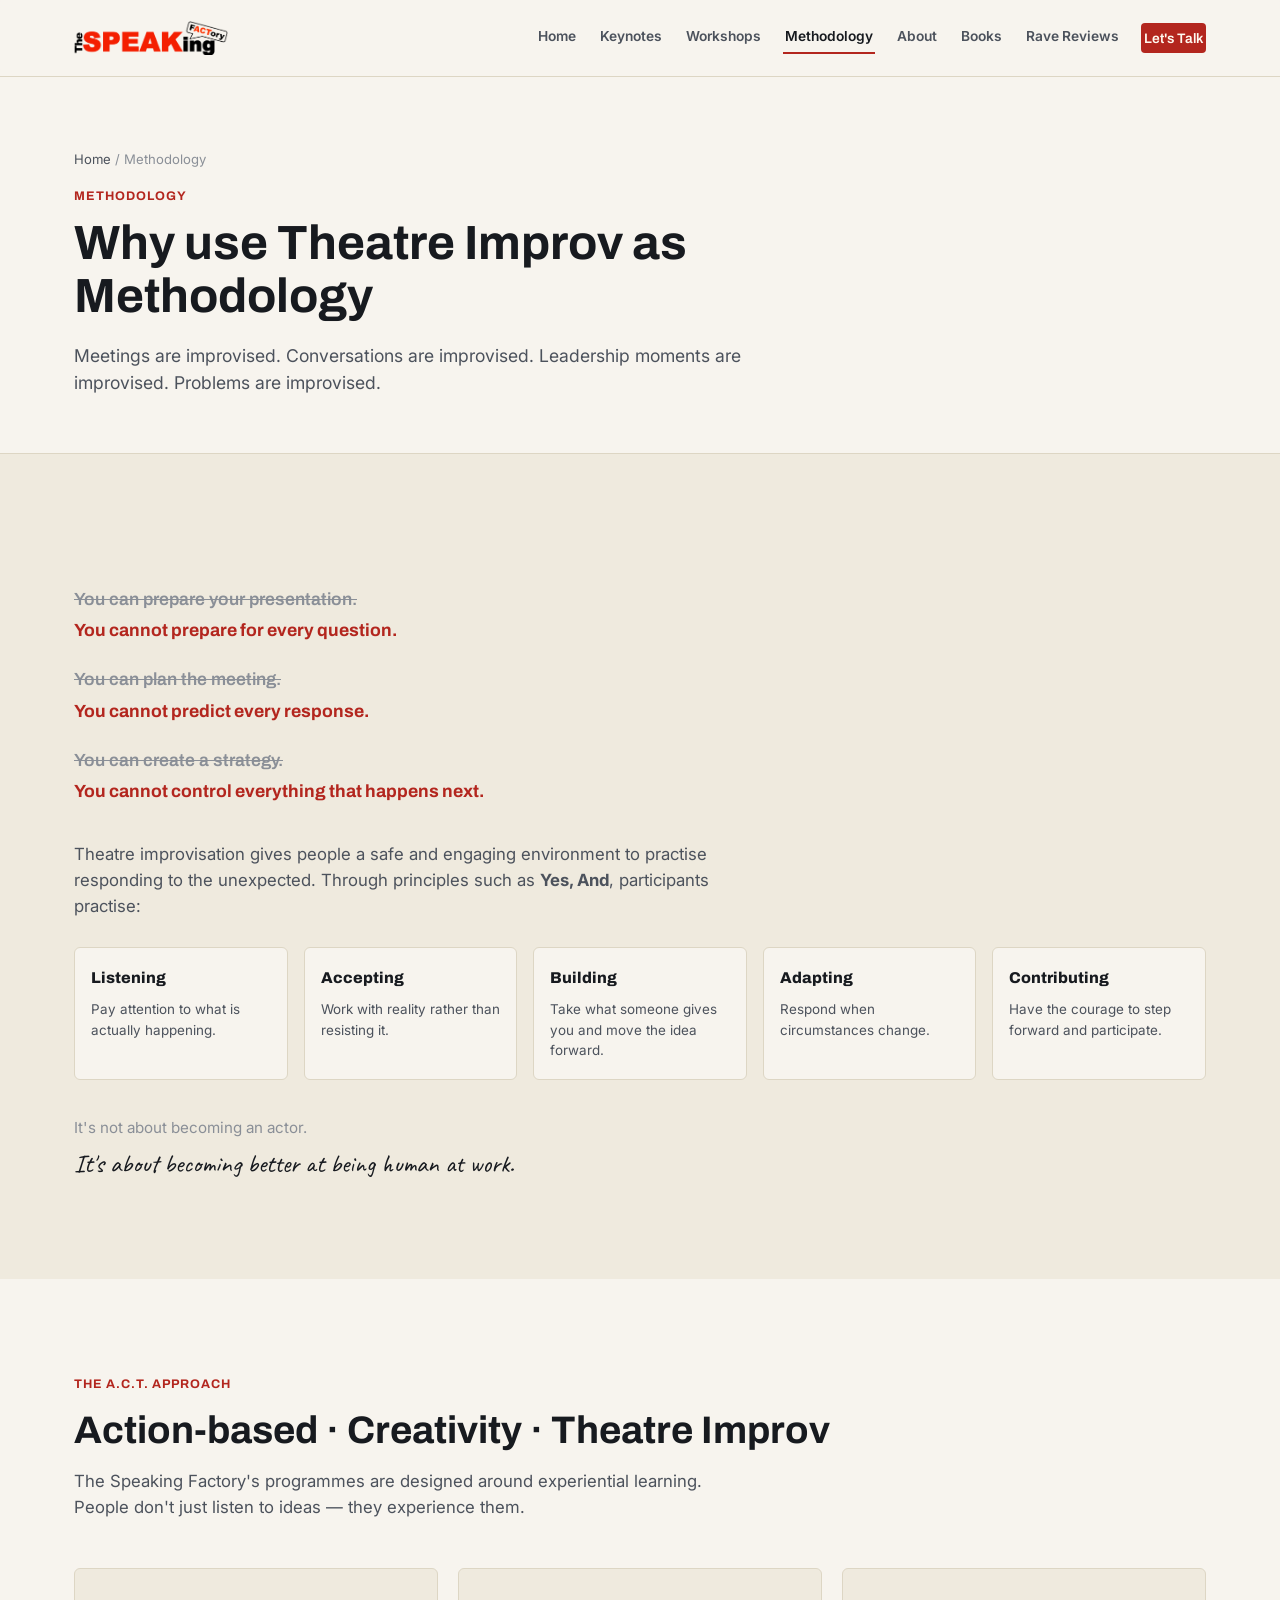
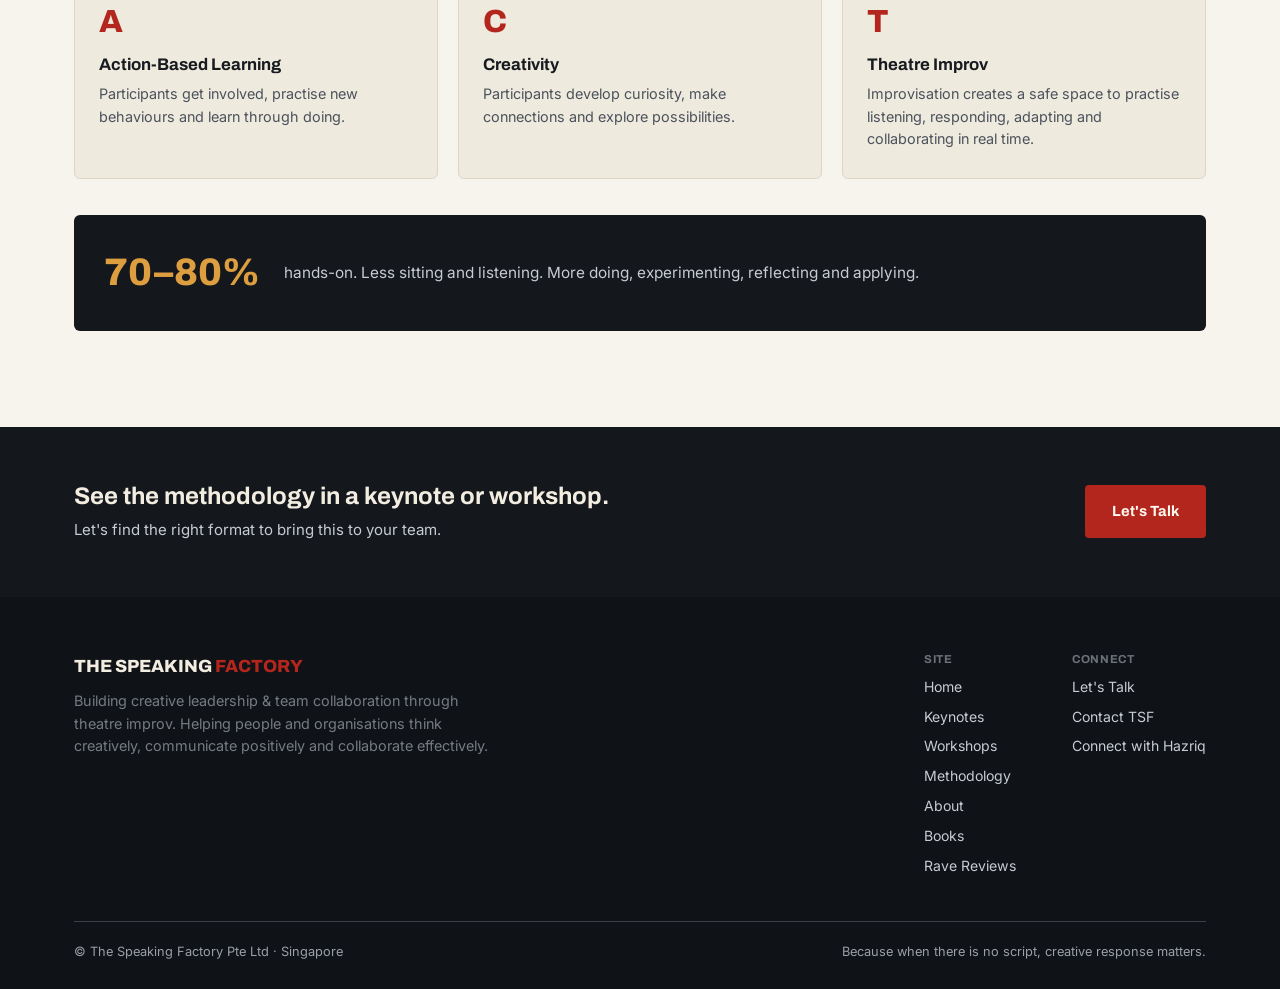
<file: methodology.html>
<!doctype html>
<html lang="en-SG">
<head>
<meta charset="UTF-8" />
<meta name="viewport" content="width=device-width, initial-scale=1.0" />
<title>Why Theatre Improv as Methodology | The Speaking Factory</title>
<meta name="description" content="Why The Speaking Factory uses theatre improvisation as a training methodology, and the A.C.T. (Action-based, Creativity, Theatre Improv) approach behind every programme." />
<link rel="canonical" href="https://thespeakingfactory.com/methodology.html" />
<link rel="icon" href="data:image/svg+xml,<svg xmlns=%22http://www.w3.org/2000/svg%22 viewBox=%220 0 100 100%22><rect width=%22100%22 height=%22100%22 rx=%2218%22 fill=%22%23171a1f%22/><text x=%2250%22 y=%2266%22 font-size=%2258%22 font-family=%22Georgia,serif%22 fill=%22%23dc9e3f%22 text-anchor=%22middle%22>S</text></svg>" />
<link rel="preconnect" href="https://fonts.googleapis.com">
<link rel="preconnect" href="https://fonts.gstatic.com" crossorigin>
<link href="https://fonts.googleapis.com/css2?family=Archivo:wght@600;700;800&family=Caveat:wght@600;700&family=Inter:wght@400;500;600;700&display=swap" rel="stylesheet">
<link rel="stylesheet" href="css/style.css" />
</head>
<body data-page="methodology">

<div data-include="partials/header.html"></div>

<main>

  <section class="page-hero on-paper">
    <div class="wrap">
      <p class="breadcrumb"><a href="index.html">Home</a> / Methodology</p>
      <p class="eyebrow">METHODOLOGY</p>
      <h1>Why use Theatre Improv as Methodology</h1>
      <p class="lede">Meetings are improvised. Conversations are improvised. Leadership moments are improvised. Problems are improvised.</p>
    </div>
  </section>

  <section class="on-paper-soft">
    <div class="wrap">
      <div class="reveal-lines">
        <p class="reveal-line"><span class="can strike">You can prepare your presentation.</span> <span class="cannot">You cannot prepare for every question.</span></p>
        <p class="reveal-line"><span class="can strike">You can plan the meeting.</span> <span class="cannot">You cannot predict every response.</span></p>
        <p class="reveal-line"><span class="can strike">You can create a strategy.</span> <span class="cannot">You cannot control everything that happens next.</span></p>
      </div>

      <p class="lede">Theatre improvisation gives people a safe and engaging environment to practise responding to the unexpected. Through principles such as <strong>Yes, And</strong>, participants practise:</p>

      <div class="yes-and">
        <div class="ya-card"><span class="word">Listening</span><p>Pay attention to what is actually happening.</p></div>
        <div class="ya-card"><span class="word">Accepting</span><p>Work with reality rather than resisting it.</p></div>
        <div class="ya-card"><span class="word">Building</span><p>Take what someone gives you and move the idea forward.</p></div>
        <div class="ya-card"><span class="word">Adapting</span><p>Respond when circumstances change.</p></div>
        <div class="ya-card"><span class="word">Contributing</span><p>Have the courage to step forward and participate.</p></div>
      </div>

      <p class="human-line"><span class="dim">It's not about becoming an actor.</span>It's about becoming better at being human at work.</p>
    </div>
  </section>

  <!-- A.C.T. -->
  <section class="on-paper">
    <div class="wrap">
      <div class="section-head">
        <p class="eyebrow">THE A.C.T. APPROACH</p>
        <h2>Action-based &middot; Creativity &middot; Theatre Improv</h2>
        <p class="lede">The Speaking Factory's programmes are designed around experiential learning. People don't just listen to ideas — they experience them.</p>
      </div>
      <div class="act-grid">
        <div class="act-card">
          <div class="act-letter">A</div>
          <h4>Action-Based Learning</h4>
          <p>Participants get involved, practise new behaviours and learn through doing.</p>
        </div>
        <div class="act-card">
          <div class="act-letter">C</div>
          <h4>Creativity</h4>
          <p>Participants develop curiosity, make connections and explore possibilities.</p>
        </div>
        <div class="act-card">
          <div class="act-letter">T</div>
          <h4>Theatre Improv</h4>
          <p>Improvisation creates a safe space to practise listening, responding, adapting and collaborating in real time.</p>
        </div>
      </div>
      <div class="stat-banner">
        <span class="big">70–80%</span>
        <p>hands-on. Less sitting and listening. More doing, experimenting, reflecting and applying.</p>
      </div>
    </div>
  </section>

</main>

<section class="cta-band">
  <div class="wrap">
    <div>
      <h2>See the methodology in a keynote or workshop.</h2>
      <p>Let's find the right format to bring this to your team.</p>
    </div>
    <a href="contact.html" class="btn btn-primary">Let's Talk</a>
  </div>
</section>

<div data-include="partials/footer.html"></div>

<script src="js/main.js"></script>
</body>
</html>
</file>
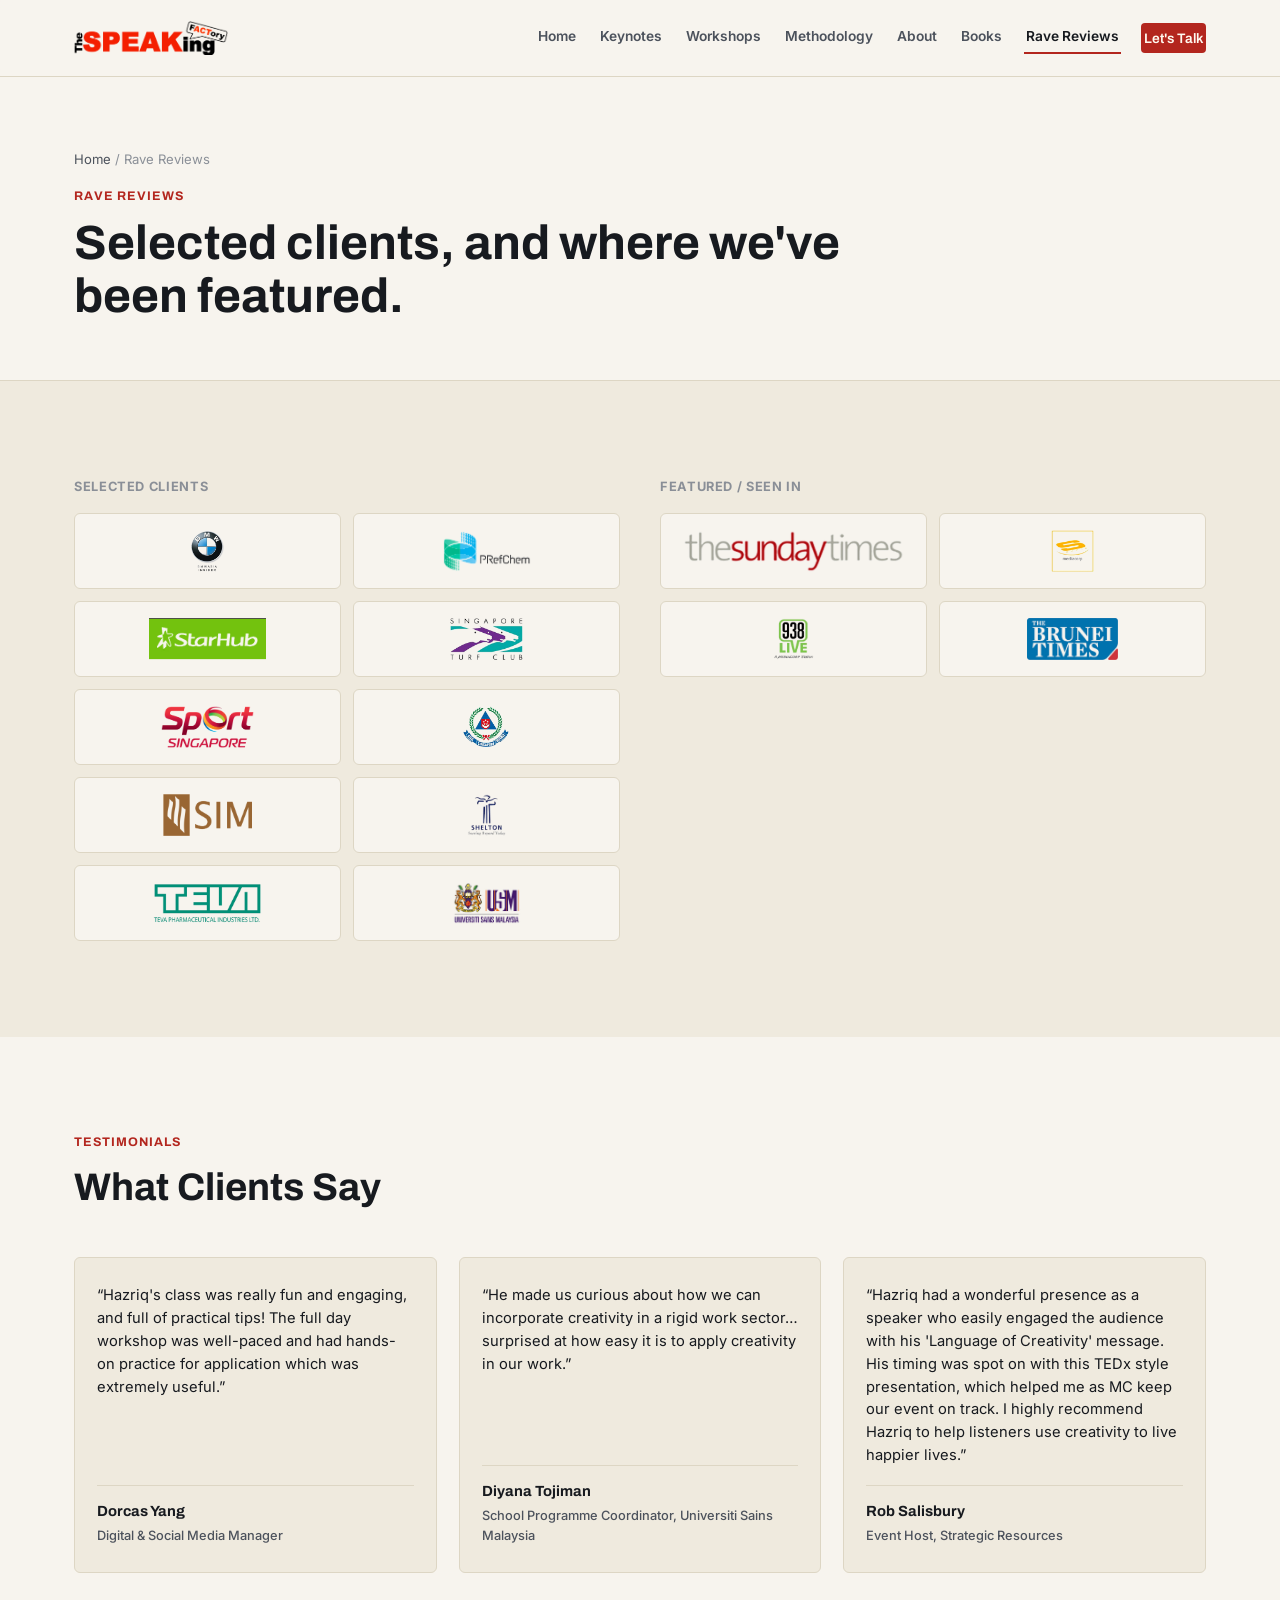
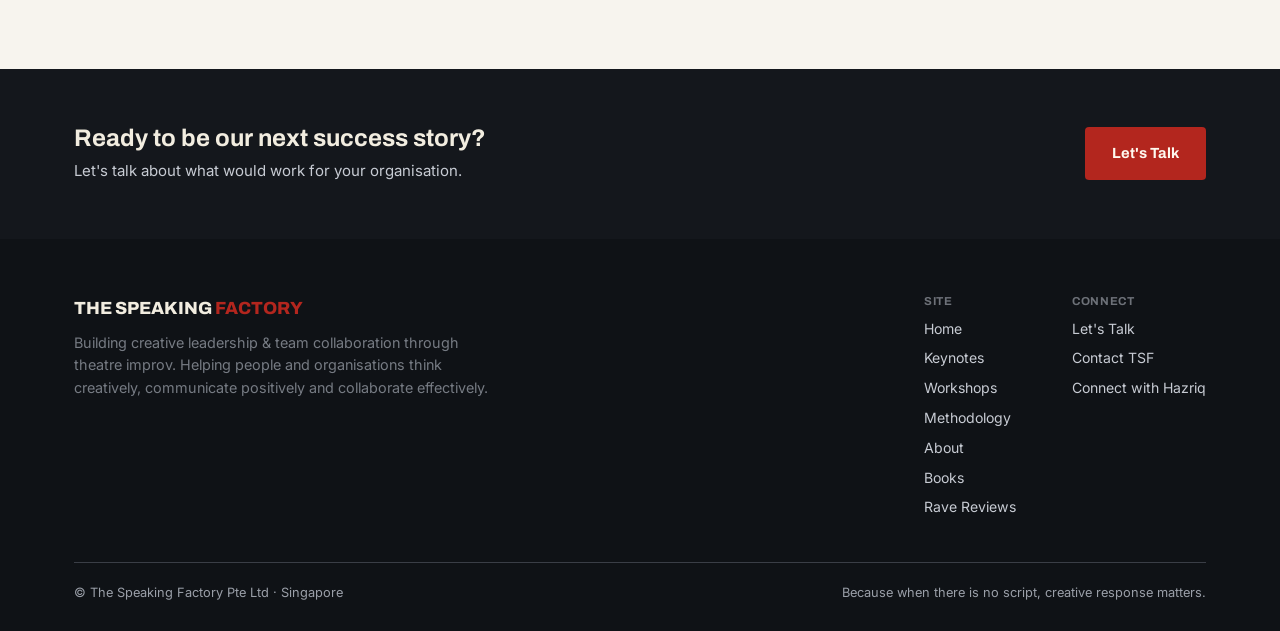
<file: rave-reviews.html>
<!doctype html>
<html lang="en-SG">
<head>
<meta charset="UTF-8" />
<meta name="viewport" content="width=device-width, initial-scale=1.0" />
<title>Client Reviews &amp; Testimonials | The Speaking Factory</title>
<meta name="description" content="What clients say about working with The Speaking Factory, plus the organisations and media we've worked with and been featured in." />
<link rel="canonical" href="https://thespeakingfactory.com/rave-reviews.html" />
<link rel="icon" href="data:image/svg+xml,<svg xmlns=%22http://www.w3.org/2000/svg%22 viewBox=%220 0 100 100%22><rect width=%22100%22 height=%22100%22 rx=%2218%22 fill=%22%23171a1f%22/><text x=%2250%22 y=%2266%22 font-size=%2258%22 font-family=%22Georgia,serif%22 fill=%22%23dc9e3f%22 text-anchor=%22middle%22>S</text></svg>" />
<link rel="preconnect" href="https://fonts.googleapis.com">
<link rel="preconnect" href="https://fonts.gstatic.com" crossorigin>
<link href="https://fonts.googleapis.com/css2?family=Archivo:wght@600;700;800&family=Caveat:wght@600;700&family=Inter:wght@400;500;600;700&display=swap" rel="stylesheet">
<link rel="stylesheet" href="css/style.css" />
</head>
<body data-page="rave-reviews">

<div data-include="partials/header.html"></div>

<main>

  <section class="page-hero on-paper">
    <div class="wrap">
      <p class="breadcrumb"><a href="index.html">Home</a> / Rave Reviews</p>
      <p class="eyebrow">RAVE REVIEWS</p>
      <h1>Selected clients, and where we've been featured.</h1>
    </div>
  </section>

  <section class="on-paper-soft">
    <div class="wrap">
      <div class="trust-cols">
        <div>
          <p class="trust-label">SELECTED CLIENTS</p>
          <div class="logo-row">
            <div class="logo-tile"><img src="images/client-bmw.png" alt="BMW Asia" /></div>
            <div class="logo-tile"><img src="images/client-prefchem.png" alt="PRefChem" /></div>
            <div class="logo-tile"><img src="images/client-starhub.png" alt="StarHub" /></div>
            <div class="logo-tile"><img src="images/client-turfclub.png" alt="Singapore Turf Club" /></div>
            <div class="logo-tile"><img src="images/client-sportsg.png" alt="Sport Singapore" /></div>
            <div class="logo-tile"><img src="images/client-scdf.png" alt="Civil Defence Singapore" /></div>
            <div class="logo-tile"><img src="images/client-sim.png" alt="SIM" /></div>
            <div class="logo-tile"><img src="images/client-shelton.png" alt="Shelton" /></div>
            <div class="logo-tile"><img src="images/client-teva.png" alt="Teva Pharmaceutical Industries" /></div>
            <div class="logo-tile"><img src="images/client-usm.png" alt="Universiti Sains Malaysia" /></div>
          </div>
        </div>
        <div>
          <p class="trust-label">FEATURED / SEEN IN</p>
          <div class="logo-row">
            <div class="logo-tile"><img src="images/media-sundaytimes.png" alt="The Sunday Times" /></div>
            <div class="logo-tile"><img src="images/media-suria.png" alt="Mediacorp Suria" /></div>
            <div class="logo-tile"><img src="images/media-938live.png" alt="938LIVE" /></div>
            <div class="logo-tile"><img src="images/media-bruneitimes.png" alt="The Brunei Times" /></div>
          </div>
        </div>
      </div>
    </div>
  </section>

  <!-- WHAT CLIENTS SAY -->
  <section class="on-paper">
    <div class="wrap">
      <div class="section-head">
        <p class="eyebrow">TESTIMONIALS</p>
        <h2>What Clients Say</h2>
      </div>
      <div class="testimonial-grid">
        <div class="testimonial-card">
          <p class="quote">&ldquo;Hazriq's class was really fun and engaging, and full of practical tips! The full day workshop was well-paced and had hands-on practice for application which was extremely useful.&rdquo;</p>
          <p class="attribution">Dorcas Yang<span>Digital &amp; Social Media Manager</span></p>
        </div>
        <div class="testimonial-card">
          <p class="quote">&ldquo;He made us curious about how we can incorporate creativity in a rigid work sector&hellip; surprised at how easy it is to apply creativity in our work.&rdquo;</p>
          <p class="attribution">Diyana Tojiman<span>School Programme Coordinator, Universiti Sains Malaysia</span></p>
        </div>
        <div class="testimonial-card">
          <p class="quote">&ldquo;Hazriq had a wonderful presence as a speaker who easily engaged the audience with his 'Language of Creativity' message. His timing was spot on with this TEDx style presentation, which helped me as MC keep our event on track. I highly recommend Hazriq to help listeners use creativity to live happier lives.&rdquo;</p>
          <p class="attribution">Rob Salisbury<span>Event Host, Strategic Resources</span></p>
        </div>
      </div>
    </div>
  </section>

</main>

<section class="cta-band">
  <div class="wrap">
    <div>
      <h2>Ready to be our next success story?</h2>
      <p>Let's talk about what would work for your organisation.</p>
    </div>
    <a href="contact.html" class="btn btn-primary">Let's Talk</a>
  </div>
</section>

<div data-include="partials/footer.html"></div>

<script src="js/main.js"></script>
</body>
</html>
</file>
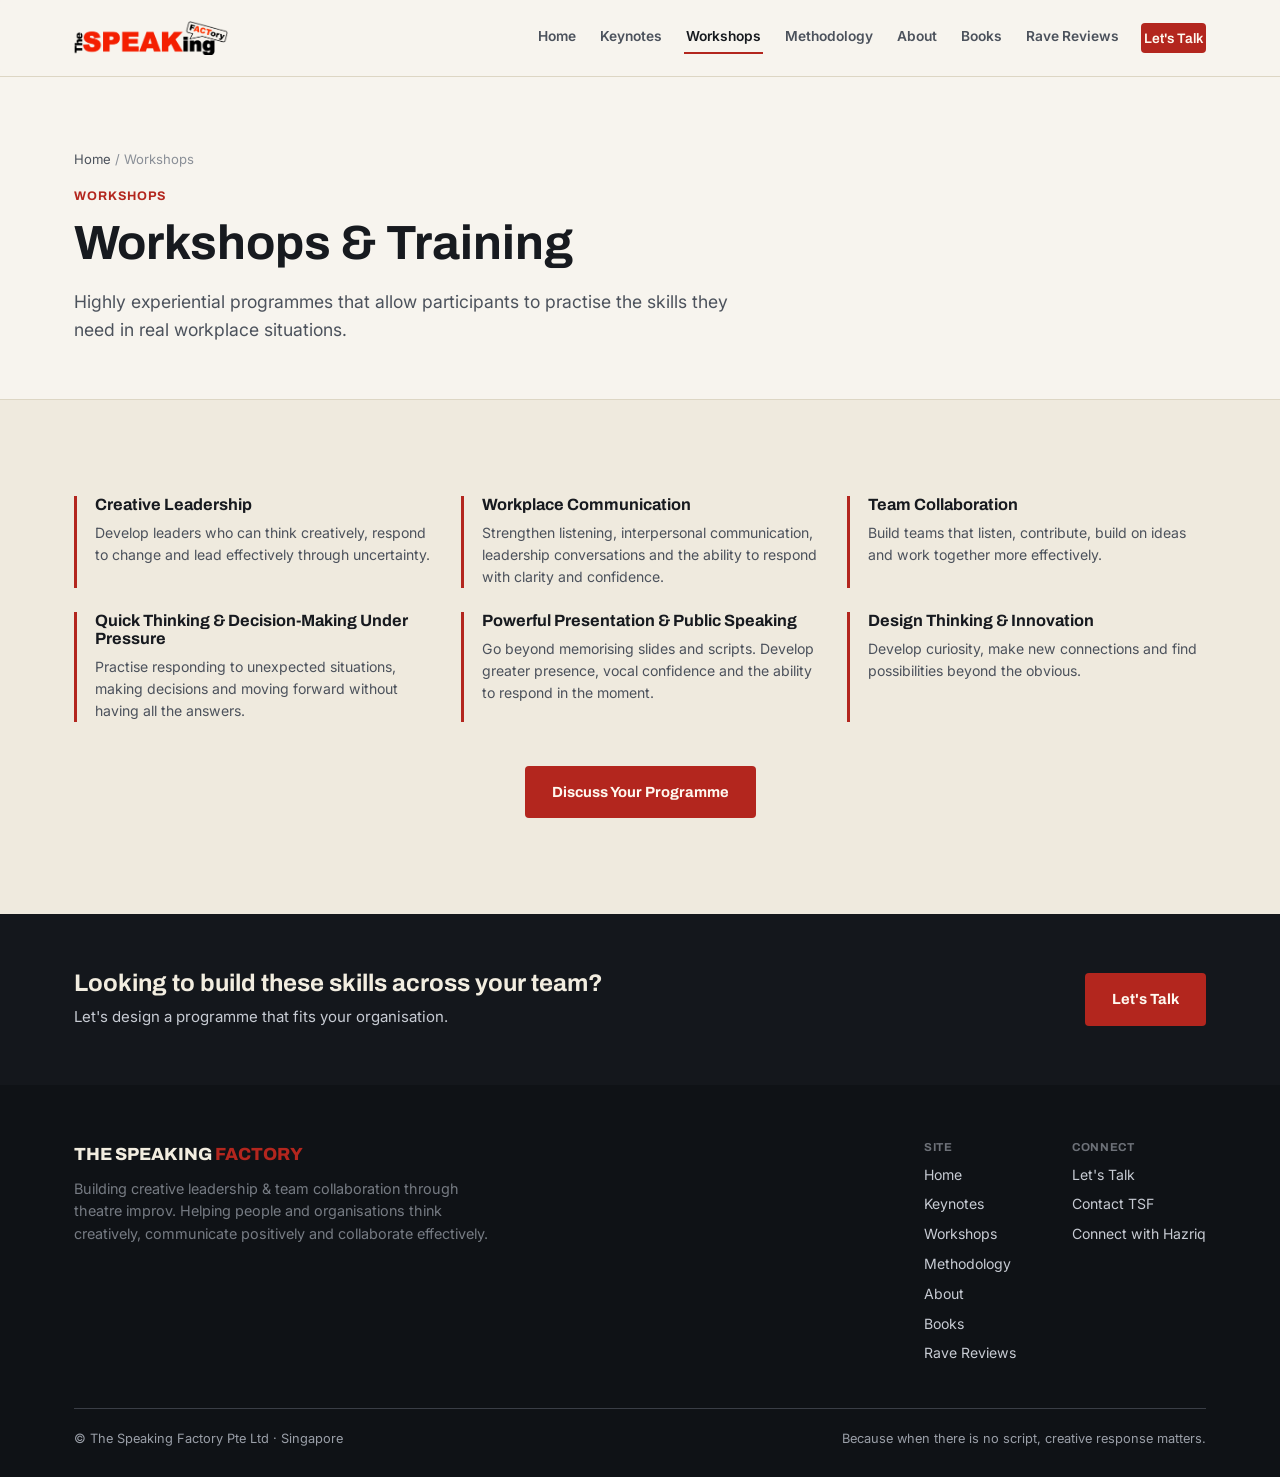
<file: workshops.html>
<!doctype html>
<html lang="en-SG">
<head>
<meta charset="UTF-8" />
<meta name="viewport" content="width=device-width, initial-scale=1.0" />
<title>Corporate Workshops &amp; Training Programmes | The Speaking Factory</title>
<meta name="description" content="Highly experiential workshops and training programmes in creative leadership, workplace communication, team collaboration and public speaking — built around theatre improvisation." />
<link rel="canonical" href="https://thespeakingfactory.com/workshops.html" />
<link rel="icon" href="data:image/svg+xml,<svg xmlns=%22http://www.w3.org/2000/svg%22 viewBox=%220 0 100 100%22><rect width=%22100%22 height=%22100%22 rx=%2218%22 fill=%22%23171a1f%22/><text x=%2250%22 y=%2266%22 font-size=%2258%22 font-family=%22Georgia,serif%22 fill=%22%23dc9e3f%22 text-anchor=%22middle%22>S</text></svg>" />
<link rel="preconnect" href="https://fonts.googleapis.com">
<link rel="preconnect" href="https://fonts.gstatic.com" crossorigin>
<link href="https://fonts.googleapis.com/css2?family=Archivo:wght@600;700;800&family=Caveat:wght@600;700&family=Inter:wght@400;500;600;700&display=swap" rel="stylesheet">
<link rel="stylesheet" href="css/style.css" />
</head>
<body data-page="workshops">

<div data-include="partials/header.html"></div>

<main>

  <section class="page-hero on-paper">
    <div class="wrap">
      <p class="breadcrumb"><a href="index.html">Home</a> / Workshops</p>
      <p class="eyebrow">WORKSHOPS</p>
      <h1>Workshops &amp; Training</h1>
      <p class="lede">Highly experiential programmes that allow participants to practise the skills they need in real workplace situations.</p>
    </div>
  </section>

  <section class="on-paper-soft">
    <div class="wrap">
      <div class="programme-grid">
        <div class="programme-card">
          <h4>Creative Leadership</h4>
          <p>Develop leaders who can think creatively, respond to change and lead effectively through uncertainty.</p>
        </div>
        <div class="programme-card">
          <h4>Workplace Communication</h4>
          <p>Strengthen listening, interpersonal communication, leadership conversations and the ability to respond with clarity and confidence.</p>
        </div>
        <div class="programme-card">
          <h4>Team Collaboration</h4>
          <p>Build teams that listen, contribute, build on ideas and work together more effectively.</p>
        </div>
        <div class="programme-card">
          <h4>Quick Thinking &amp; Decision-Making Under Pressure</h4>
          <p>Practise responding to unexpected situations, making decisions and moving forward without having all the answers.</p>
        </div>
        <div class="programme-card">
          <h4>Powerful Presentation &amp; Public Speaking</h4>
          <p>Go beyond memorising slides and scripts. Develop greater presence, vocal confidence and the ability to respond in the moment.</p>
        </div>
        <div class="programme-card">
          <h4>Design Thinking &amp; Innovation</h4>
          <p>Develop curiosity, make new connections and find possibilities beyond the obvious.</p>
        </div>
      </div>
      <div class="cta-row-center">
        <a href="contact.html" class="btn btn-primary">Discuss Your Programme</a>
      </div>
    </div>
  </section>

</main>

<section class="cta-band">
  <div class="wrap">
    <div>
      <h2>Looking to build these skills across your team?</h2>
      <p>Let's design a programme that fits your organisation.</p>
    </div>
    <a href="contact.html" class="btn btn-primary">Let's Talk</a>
  </div>
</section>

<div data-include="partials/footer.html"></div>

<script src="js/main.js"></script>
</body>
</html>
</file>
<file: css/style.css>
/* The Speaking Factory — "marked-up script" design system
   A page that reads like an annotated script: cut lines, rewrites, slugs,
   stage directions. Palette: warm paper vs. dark stage. */

:root {
  --paper: #f7f4ee;
  --paper-soft: #efeade;
  --ink: #171a1f;
  --ink-soft: #4c525c;
  --ink-faint: #8a8f97;
  --line: #ddd6c4;
  --red: #b3261e;
  --red-deep: #8f1d17;
  --gold: #dc9e3f;
  --stage: #14171c;
  --stage-soft: #23262d;
  --stage-line: #3a3e46;
  --display: 'Archivo', sans-serif;
  --body: 'Inter', sans-serif;
  --mark: 'Caveat', cursive;
}

* { box-sizing: border-box; }
html { scroll-behavior: smooth; }
body {
  margin: 0;
  font-family: var(--body);
  background: var(--paper);
  color: var(--ink);
  line-height: 1.55;
  -webkit-font-smoothing: antialiased;
}
img { max-width: 100%; display: block; }
a { color: inherit; text-decoration: none; }
h1, h2, h3, h4, h5, h6 { font-family: var(--display); margin: 0; line-height: 1.12; }
p { margin: 0; }
ul { margin: 0; padding: 0; list-style: none; }
button { font-family: inherit; cursor: pointer; }
:focus-visible { outline: 2px solid var(--red); outline-offset: 3px; }

.wrap {
  max-width: 1180px;
  margin: 0 auto;
  padding: 0 24px;
}
section { padding: 96px 0; }
.on-paper { background: var(--paper); }
.on-paper-soft { background: var(--paper-soft); }
.on-stage { background: var(--stage); color: #f2ede0; }

/* ---------- Buttons ---------- */
.btn {
  display: inline-block;
  padding: 14px 26px;
  border-radius: 4px;
  font-family: var(--display);
  font-weight: 700;
  font-size: 0.92rem;
  border: 1.5px solid transparent;
  transition: background 0.15s ease, color 0.15s ease, border-color 0.15s ease;
}
.btn-primary { background: var(--red); color: #fff9f0; }
.btn-primary:hover { background: var(--red-deep); }
.btn-ghost { border-color: var(--ink); color: var(--ink); }
.btn-ghost:hover { background: var(--ink); color: var(--paper); }

/* ---------- Header / nav ---------- */
.site-header {
  position: sticky;
  top: 0;
  z-index: 50;
  background: rgba(247, 244, 238, 0.92);
  backdrop-filter: blur(6px);
  border-bottom: 1px solid var(--line);
}
.site-header .wrap {
  display: flex;
  align-items: center;
  justify-content: space-between;
  height: 76px;
}
.logo--image {
  display: flex;
  align-items: center;
  height: 100%;
}
.logo--image img {
  height: 34px;
  width: auto;
  display: block;
}
.nav-links {
  display: flex;
  gap: 20px;
  align-items: center;
}
.nav-links a {
  font-weight: 600;
  font-size: 0.86rem;
  white-space: nowrap;
  color: var(--ink-soft);
  padding: 4px 2px;
  border-bottom: 2px solid transparent;
}
.nav-links a:hover,
.nav-links a[aria-current="page"] { color: var(--ink); border-color: var(--red); }
.nav-links a.btn-primary,
.nav-links a.btn-primary:hover {
  color: #fff9f0;
  border-bottom: none;
}
.nav-links a.btn-primary:hover { background: var(--red-deep); }
.nav-toggle {
  display: none;
  background: none;
  border: none;
  width: 34px;
  height: 28px;
  flex-direction: column;
  justify-content: space-between;
  padding: 4px 0;
}
.nav-toggle span {
  display: block;
  height: 2px;
  background: var(--ink);
  border-radius: 2px;
}

/* ---------- Section head ---------- */
.eyebrow {
  font-family: var(--display);
  font-weight: 700;
  font-size: 0.78rem;
  letter-spacing: 0.08em;
  color: var(--red);
  margin-bottom: 14px;
}
.on-stage .eyebrow { color: var(--gold); }
.section-head { max-width: 760px; margin-bottom: 48px; }
.section-head h2 {
  font-size: clamp(1.7rem, 3vw, 2.5rem);
}
.section-head .lede { margin-top: 16px; }
.section-head h2 .line,
.page-hero h1 .line { display: block; }
.section-head h2 .line--sub,
.page-hero h1 .line--sub {
  font-size: 0.42em;
  font-weight: 700;
  letter-spacing: 0;
  margin-top: 6px;
}
.lede { color: var(--ink-soft); font-size: 1.05rem; max-width: 640px; }

/* ---------- Page hero (inner pages) ---------- */
.page-hero {
  padding: 72px 0 56px;
  border-bottom: 1px solid var(--line);
}
.page-hero .eyebrow { margin-bottom: 10px; }
.page-hero h1 {
  font-size: clamp(2rem, 4vw, 3rem);
  max-width: 820px;
}
.page-hero .lede { margin-top: 18px; font-size: 1.1rem; max-width: 680px; }
.breadcrumb {
  font-size: 0.82rem;
  color: var(--ink-faint);
  margin-bottom: 18px;
}
.breadcrumb a { color: var(--ink-soft); }
.breadcrumb a:hover { color: var(--red); }

/* ---------- Home hero ---------- */
.hero .wrap {
  display: grid;
  grid-template-columns: 1.1fr 0.9fr;
  gap: 56px;
  align-items: center;
  padding-top: 64px;
  padding-bottom: 64px;
}
.hero h1 { font-size: clamp(2.2rem, 4.4vw, 3.4rem); }
.hero h1 .line { display: block; }
.hero .lede { margin-top: 22px; font-size: 1.05rem; }
.hero-cta-row { display: flex; gap: 14px; margin-top: 30px; flex-wrap: wrap; }
.hero-note { color: var(--ink-faint); font-size: 0.86rem; }

.script-card {
  background: var(--paper-soft);
  border: 1px solid var(--line);
  border-radius: 6px;
  padding: 30px 28px;
  font-size: 0.98rem;
  color: var(--ink-soft);
}
.script-card .cut {
  text-decoration: line-through;
  text-decoration-color: var(--red);
  color: var(--ink-faint);
}
.script-card .rewrite {
  font-family: var(--display);
  font-weight: 800;
  font-size: 1.15rem;
  color: var(--ink);
  margin-top: 10px;
}

.photo-frame {
  border-radius: 6px;
  overflow: hidden;
  border: 1px solid var(--line);
}
.photo-frame img { width: 100%; height: 100%; object-fit: cover; }
.photo-frame--wide { aspect-ratio: 21 / 9; }
.photo-frame--tall { aspect-ratio: 4 / 3; }

/* ---------- Explore cards (home hub) ---------- */
.explore-grid {
  display: grid;
  grid-template-columns: repeat(4, 1fr);
  gap: 18px;
}
.explore-card {
  display: block;
  padding: 26px 22px;
  background: var(--paper);
  border: 1px solid var(--line);
  border-radius: 6px;
  transition: border-color 0.15s ease, transform 0.15s ease;
}
.explore-card:hover { border-color: var(--red); transform: translateY(-2px); }
.explore-card .num {
  display: block;
  font-family: var(--mark);
  font-size: 1.3rem;
  color: var(--red);
  margin-bottom: 10px;
}
.explore-card h3 { font-size: 1.05rem; margin-bottom: 8px; }
.explore-card p { font-size: 0.88rem; color: var(--ink-soft); margin: 0; }
.explore-card .go {
  display: block;
  margin-top: 14px;
  font-size: 0.8rem;
  font-weight: 700;
  color: var(--ink-faint);
}
.explore-card:hover .go { color: var(--red); }

/* ---------- Trio (Why We Exist) ---------- */
.trio {
  display: grid;
  grid-template-columns: repeat(3, 1fr);
  gap: 20px;
}
.trio-card {
  padding: 28px 24px;
  background: var(--paper);
  border: 1px solid var(--line);
  border-radius: 6px;
}
.trio-card .num {
  display: block;
  font-family: var(--display);
  font-weight: 700;
  font-size: 0.75rem;
  letter-spacing: 0.06em;
  color: var(--ink-faint);
  margin-bottom: 12px;
}
.trio-card h3 { font-size: 1.2rem; margin-bottom: 10px; }
.trio-card p { color: var(--ink-soft); font-size: 0.94rem; }

/* ---------- On stage: Creative Response Ability ---------- */
.statement { max-width: 820px; }
.on-stage .eyebrow { font-size: 0.8rem; }
.build-lines { margin: 26px 0; }
.build-lines p { font-size: 1.15rem; margin-bottom: 14px; color: #e8e3d6; }
.cra {
  font-family: var(--mark);
  font-size: 2.6rem;
  color: var(--gold);
  margin: 10px 0 14px;
  line-height: 1;
}
.cra-def { font-size: 1.05rem; color: #c7cbd3; max-width: 680px; }
.payoff {
  margin-top: 24px;
  font-family: var(--display);
  font-weight: 700;
  font-size: 1.1rem;
  color: #fff9f0;
}

/* ---------- Topic grid (Keynotes) ---------- */
.topic-grid {
  display: grid;
  grid-template-columns: repeat(2, 1fr);
  gap: 18px;
}
.topic-card {
  padding: 26px 24px;
  background: var(--paper-soft);
  border-radius: 6px;
  border: 1px solid var(--line);
}
.topic-card .scene {
  display: block;
  font-family: var(--display);
  font-weight: 700;
  font-size: 0.72rem;
  letter-spacing: 0.06em;
  color: var(--ink-faint);
  margin-bottom: 10px;
}
.topic-card h4 { font-size: 1.08rem; margin-bottom: 8px; }
.topic-card p { font-size: 0.9rem; color: var(--ink-soft); }

/* ---------- Programme grid (Workshops) ---------- */
.programme-grid {
  display: grid;
  grid-template-columns: repeat(3, 1fr);
  gap: 24px 28px;
}
.programme-card {
  padding-left: 18px;
  border-left: 3px solid var(--red);
}
.programme-card h4 { font-size: 1.02rem; margin-bottom: 8px; }
.programme-card p { font-size: 0.88rem; color: var(--ink-soft); }
.cta-row-center { text-align: center; margin-top: 44px; }

/* ---------- Methodology: reveal lines ---------- */
.reveal-lines { margin: 36px 0; display: grid; gap: 22px; }
.reveal-line { font-family: var(--display); font-size: 1.1rem; }
.reveal-line .can.strike {
  text-decoration: line-through;
  text-decoration-color: var(--ink-faint);
  color: var(--ink-faint);
  font-weight: 600;
  display: block;
}
.reveal-line .cannot {
  display: block;
  color: var(--red);
  font-weight: 700;
  margin-top: 4px;
}

.yes-and {
  display: grid;
  grid-template-columns: repeat(5, 1fr);
  gap: 16px;
  margin-top: 28px;
}
.ya-card { text-align: left; padding: 18px 16px; background: var(--paper); border-radius: 6px; border: 1px solid var(--line); }
.ya-card .word {
  font-family: var(--display);
  font-weight: 800;
  font-size: 0.98rem;
  margin-bottom: 8px;
  display: block;
}
.ya-card p { margin: 0; font-size: 0.84rem; color: var(--ink-soft); }

.human-line {
  display: block;
  margin-top: 36px;
  font-family: var(--mark);
  font-size: 1.6rem;
  color: var(--ink);
}
.human-line .dim { display: block; font-family: var(--body); font-size: 0.95rem; color: var(--ink-faint); margin-bottom: 4px; }

/* ---------- A.C.T. ---------- */
.act-grid {
  display: grid;
  grid-template-columns: repeat(3, 1fr);
  gap: 20px;
}
.act-card {
  padding: 28px 24px;
  background: var(--paper-soft);
  border-radius: 6px;
  border: 1px solid var(--line);
}
.act-letter {
  font-family: var(--display);
  font-weight: 800;
  font-size: 2rem;
  color: var(--red);
  margin-bottom: 10px;
}
.act-card h4 { font-size: 1.05rem; margin-bottom: 8px; }
.act-card p { font-size: 0.9rem; color: var(--ink-soft); }
.stat-banner {
  margin-top: 36px;
  padding: 28px 30px;
  background: var(--stage);
  color: #f2ede0;
  border-radius: 6px;
  display: flex;
  align-items: center;
  gap: 24px;
}
.stat-banner .big { font-family: var(--display); font-weight: 800; font-size: 2.4rem; color: var(--gold); }
.stat-banner p { margin: 0; font-size: 0.96rem; color: #c7cbd3; }

/* ---------- Bio ---------- */
.bio {
  display: grid;
  grid-template-columns: 0.85fr 1.15fr;
  gap: 52px;
  align-items: start;
}
.bio-card {
  background: var(--stage);
  color: #f2ede0;
  border-radius: 6px;
  padding: 34px 28px;
}
.bio-card .role {
  font-size: 0.82rem;
  letter-spacing: 0.04em;
  color: var(--gold);
  font-weight: 700;
  margin-bottom: 6px;
}
.bio-card h3 {
  font-size: 1.5rem;
  margin-bottom: 18px;
}
.bio-card .fact {
  display: flex;
  justify-content: space-between;
  padding: 10px 0;
  border-top: 1px solid var(--stage-line);
  font-size: 0.86rem;
}
.bio-card .fact span:first-child { color: #9a9fa8; }
.bio-body p {
  color: var(--ink-soft);
  margin: 0 0 16px;
}
.bio-body .callout {
  font-family: var(--display);
  font-weight: 800;
  color: var(--ink);
  font-size: 1.15rem;
  margin: 22px 0;
}

/* ---------- Books ---------- */
.books {
  margin-top: 6px;
  display: grid;
  gap: 14px;
}
.book-line {
  display: flex;
  gap: 22px;
  align-items: flex-start;
  padding: 20px 22px;
  background: var(--paper-soft);
  border-radius: 6px;
}
.book-cover {
  width: 96px;
  flex-shrink: 0;
  border-radius: 4px;
  overflow: hidden;
  border: 1px solid var(--line);
}
.book-cover img { width: 100%; display: block; }
.book-cover--upcoming {
  aspect-ratio: 405 / 544;
  display: flex;
  align-items: center;
  justify-content: center;
  background: var(--paper);
  border: 1px dashed var(--line);
  color: var(--ink-faint);
  font-size: 0.72rem;
  font-weight: 700;
  text-align: center;
}
.book-line h5 { margin: 0 0 6px; font-size: 1.05rem; }
.book-line p { margin: 0 0 10px; font-size: 0.9rem; color: var(--ink-soft); font-style: italic; }
.upcoming-tag {
  display: inline-block;
  margin-left: 8px;
  padding: 2px 8px;
  border-radius: 10px;
  background: #f1e2c9;
  color: var(--red-deep);
  font-size: 0.68rem;
  font-weight: 700;
  vertical-align: middle;
}
.get-book {
  display: inline-block;
  font-family: var(--body);
  font-weight: 700;
  font-size: 0.82rem;
  color: var(--red);
  border-bottom: 1.5px solid var(--red);
  padding-bottom: 1px;
}
.get-book:hover { color: var(--red-deep); border-color: var(--red-deep); }

/* ---------- Rave reviews / trusted by ---------- */
.trust-cols {
  display: grid;
  grid-template-columns: 1fr 1fr;
  gap: 40px;
  align-items: start;
}
.trust-label {
  font-weight: 700;
  font-size: 0.8rem;
  letter-spacing: 0.05em;
  color: var(--ink-faint);
  margin-bottom: 16px;
}
.logo-row {
  display: grid;
  grid-template-columns: repeat(2, 1fr);
  gap: 12px;
  grid-auto-rows: 76px;
}
.logo-tile {
  display: flex;
  align-items: center;
  justify-content: center;
  padding: 10px 14px;
  background: var(--paper);
  border: 1px solid var(--line);
  border-radius: 6px;
}
.logo-tile img { max-width: 100%; max-height: 42px; width: auto; height: auto; object-fit: contain; }

/* ---------- Testimonials ---------- */
.testimonial-grid {
  display: grid;
  grid-template-columns: repeat(3, 1fr);
  gap: 22px;
}
.testimonial-card {
  text-align: left;
  padding: 26px 22px;
  background: var(--paper-soft);
  border-radius: 6px;
  border: 1px solid var(--line);
  display: flex;
  flex-direction: column;
}
.testimonial-card .quote {
  margin: 0 0 18px;
  font-size: 0.92rem;
  line-height: 1.55;
  color: var(--ink);
  flex-grow: 1;
}
.testimonial-card .attribution {
  margin: 0;
  padding-top: 14px;
  border-top: 1px solid var(--line);
  font-family: var(--display);
  font-weight: 700;
  font-size: 0.92rem;
  color: var(--ink);
}
.testimonial-card .attribution span {
  display: block;
  margin-top: 3px;
  font-family: var(--body);
  font-weight: 500;
  font-size: 0.8rem;
  color: var(--ink-soft);
}

/* ---------- CTA band (repeats on every page) ---------- */
.cta-band {
  background: var(--stage);
  color: #f2ede0;
  padding: 56px 0;
}
.cta-band .wrap {
  display: flex;
  align-items: center;
  justify-content: space-between;
  gap: 24px;
  flex-wrap: wrap;
}
.cta-band h2 { font-size: 1.5rem; max-width: 560px; }
.cta-band p { color: #c7cbd3; margin-top: 8px; font-size: 0.94rem; }

/* ---------- Final CTA + form ---------- */
.final { background: var(--stage); color: #f2ede0; }
.final .wrap {
  display: grid;
  grid-template-columns: 1fr 1fr;
  gap: 56px;
  align-items: start;
}
.final h2 { font-size: clamp(1.6rem, 3vw, 2.2rem); margin-top: 8px; }
.formats { margin-top: 18px; display: grid; gap: 8px; }
.formats li {
  padding-left: 18px;
  position: relative;
  font-size: 0.95rem;
  color: #e8e3d6;
}
.formats li::before {
  content: "—";
  position: absolute;
  left: 0;
  color: var(--gold);
}

.enquiry {
  background: var(--paper);
  color: var(--ink);
  border-radius: 8px;
  padding: 32px 30px;
}
.enquiry .subhead { font-family: var(--display); font-weight: 700; font-size: 1.1rem; }
.enquiry .subhead-note { font-size: 0.86rem; color: var(--ink-soft); }
.enquiry .row { display: grid; grid-template-columns: 1fr 1fr; gap: 16px; margin-bottom: 16px; }
.field { margin-bottom: 16px; }
.field label { display: block; font-size: 0.82rem; font-weight: 600; margin-bottom: 6px; color: var(--ink-soft); }
.field input, .field textarea {
  width: 100%;
  padding: 11px 12px;
  border: 1px solid var(--line);
  border-radius: 4px;
  font-family: var(--body);
  font-size: 0.92rem;
  background: var(--paper-soft);
  color: var(--ink);
}
.field input:focus, .field textarea:focus { outline: 2px solid var(--red); outline-offset: 1px; }
.checks { display: grid; grid-template-columns: 1fr 1fr; gap: 8px; }
.checks label { display: flex; align-items: center; gap: 8px; font-size: 0.86rem; font-weight: 400; color: var(--ink); }
.checks input { width: auto; }
.form-note { margin-top: 12px; font-size: 0.78rem; color: var(--ink-faint); }
.enquiry button { width: 100%; text-align: center; }

/* ---------- Footer ---------- */
footer {
  background: #0f1216;
  color: #9a9fa8;
  padding: 56px 0 28px;
}
.footer-top {
  display: flex;
  justify-content: space-between;
  gap: 48px;
  flex-wrap: wrap;
  padding-bottom: 36px;
  border-bottom: 1px solid var(--stage-line);
}
.footer-logo {
  font-family: var(--display);
  font-weight: 800;
  font-size: 1.1rem;
  color: #f2ede0;
  margin: 0 0 10px;
}
.footer-logo span { color: var(--red); }
.footer-tag {
  margin: 0;
  color: #767b83;
  max-width: 420px;
  font-size: 0.9rem;
}
.footer-links {
  display: flex;
  gap: 56px;
  flex-wrap: wrap;
}
.footer-links h6 {
  font-size: 0.72rem;
  letter-spacing: 0.06em;
  color: #6d7178;
  margin: 0 0 10px;
  font-weight: 700;
}
.footer-links a {
  display: block;
  font-size: 0.88rem;
  color: #c7cbd3;
  margin-bottom: 8px;
}
.footer-links a:hover { color: var(--gold); }
.footer-bottom {
  display: flex;
  justify-content: space-between;
  flex-wrap: wrap;
  gap: 10px;
  font-size: 0.8rem;
  padding-top: 20px;
}

/* ---------- Responsive ---------- */
@media (max-width: 980px) {
  .hero .wrap { grid-template-columns: 1fr; padding-top: 40px; }
  .explore-grid { grid-template-columns: repeat(2, 1fr); }
  .trio { grid-template-columns: 1fr; }
  .topic-grid { grid-template-columns: 1fr; }
  .programme-grid { grid-template-columns: repeat(2, 1fr); }
  .yes-and { grid-template-columns: repeat(3, 1fr); }
  .act-grid { grid-template-columns: 1fr; }
  .bio { grid-template-columns: 1fr; }
  .trust-cols { grid-template-columns: 1fr; }
  .testimonial-grid { grid-template-columns: 1fr; }
  .final .wrap { grid-template-columns: 1fr; }
  form.enquiry .row { grid-template-columns: 1fr; }
  .checks { grid-template-columns: 1fr; }
  .cta-band .wrap { flex-direction: column; align-items: flex-start; }
}

@media (max-width: 680px) {
  .nav-links {
    display: none;
    position: absolute;
    top: 76px;
    left: 0;
    right: 0;
    background: var(--paper);
    border-bottom: 1px solid var(--line);
    flex-direction: column;
    align-items: flex-start;
    gap: 2px;
    padding: 12px 24px 20px;
  }
  .nav-links.open { display: flex; }
  .nav-links a { padding: 10px 0; width: 100%; }
  .nav-links a.btn-primary { width: auto; margin-top: 8px; text-align: center; }
  .nav-toggle { display: flex; }
  section { padding: 64px 0; }
  .explore-grid { grid-template-columns: 1fr; }
  .programme-grid { grid-template-columns: 1fr; }
  .yes-and { grid-template-columns: repeat(2, 1fr); }
  .logo-row { grid-template-columns: repeat(2, 1fr); }
  .footer-links { gap: 32px; }
}
</file>
